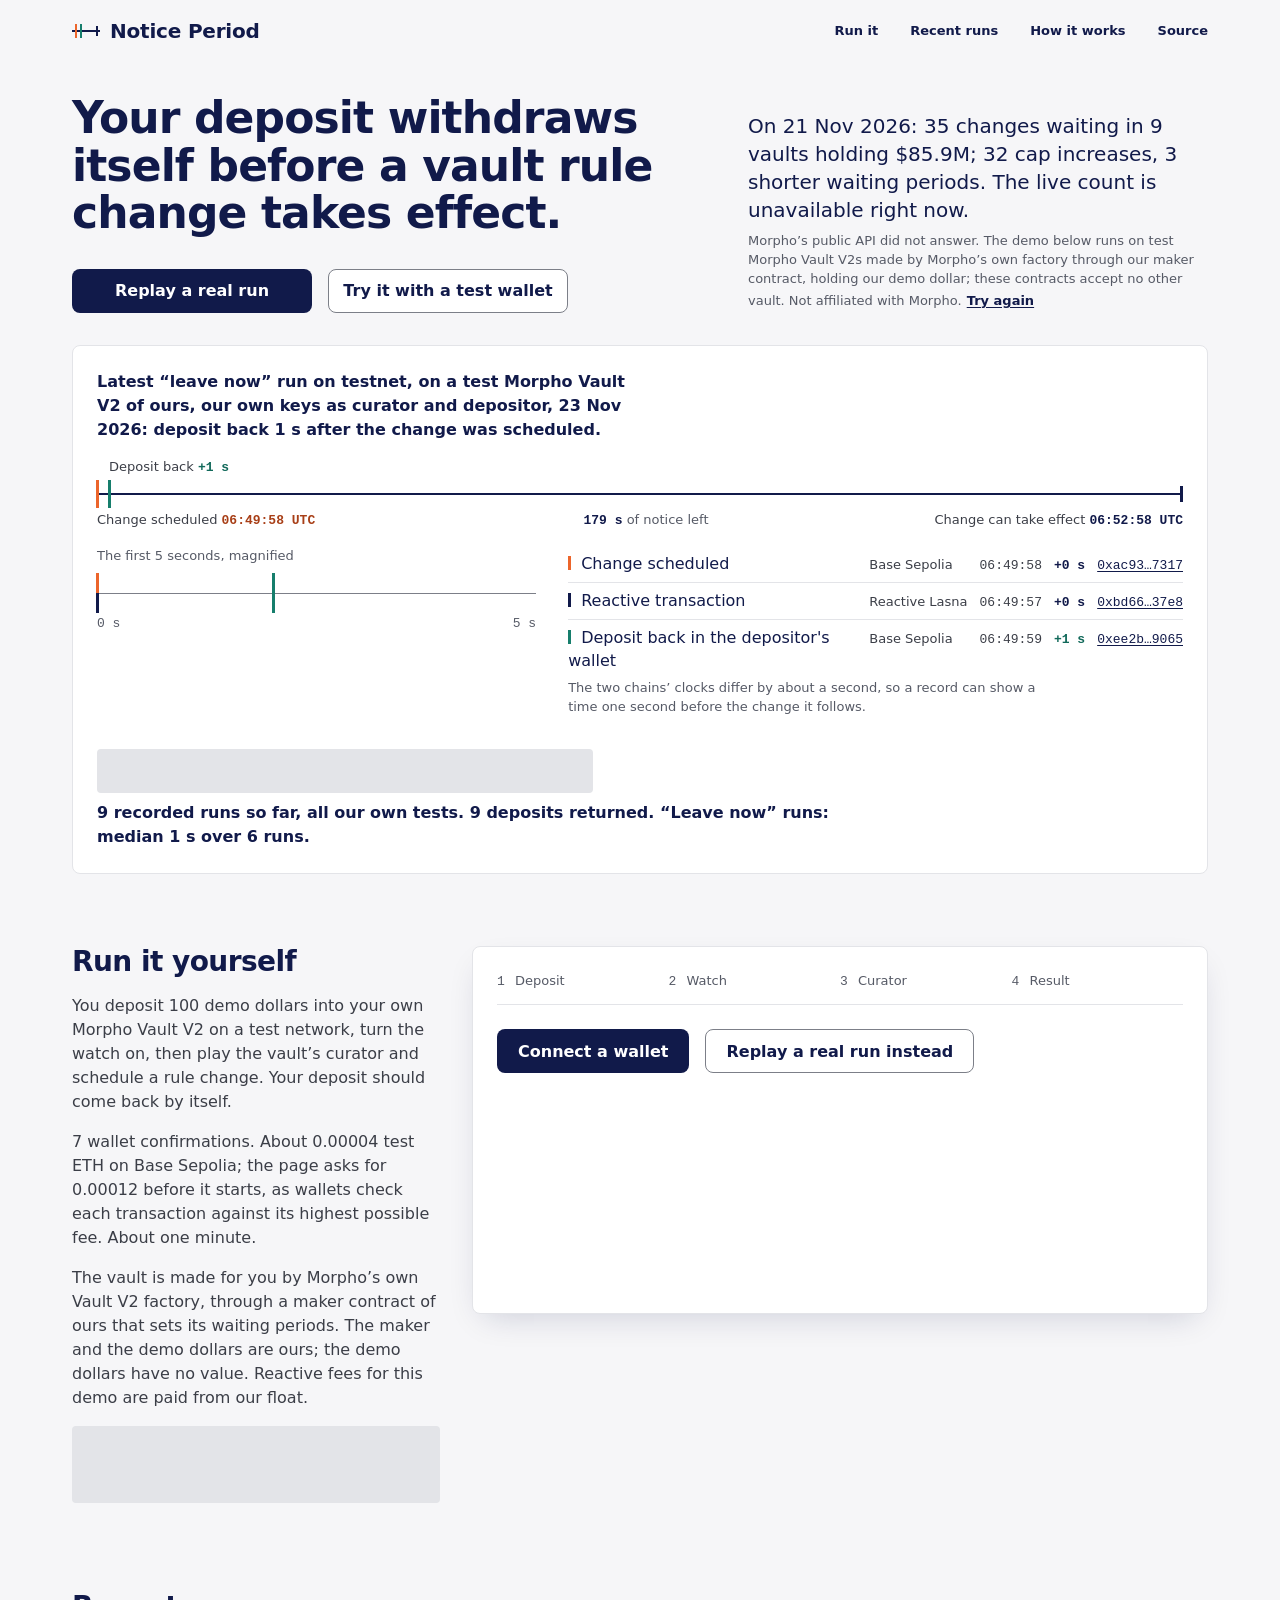
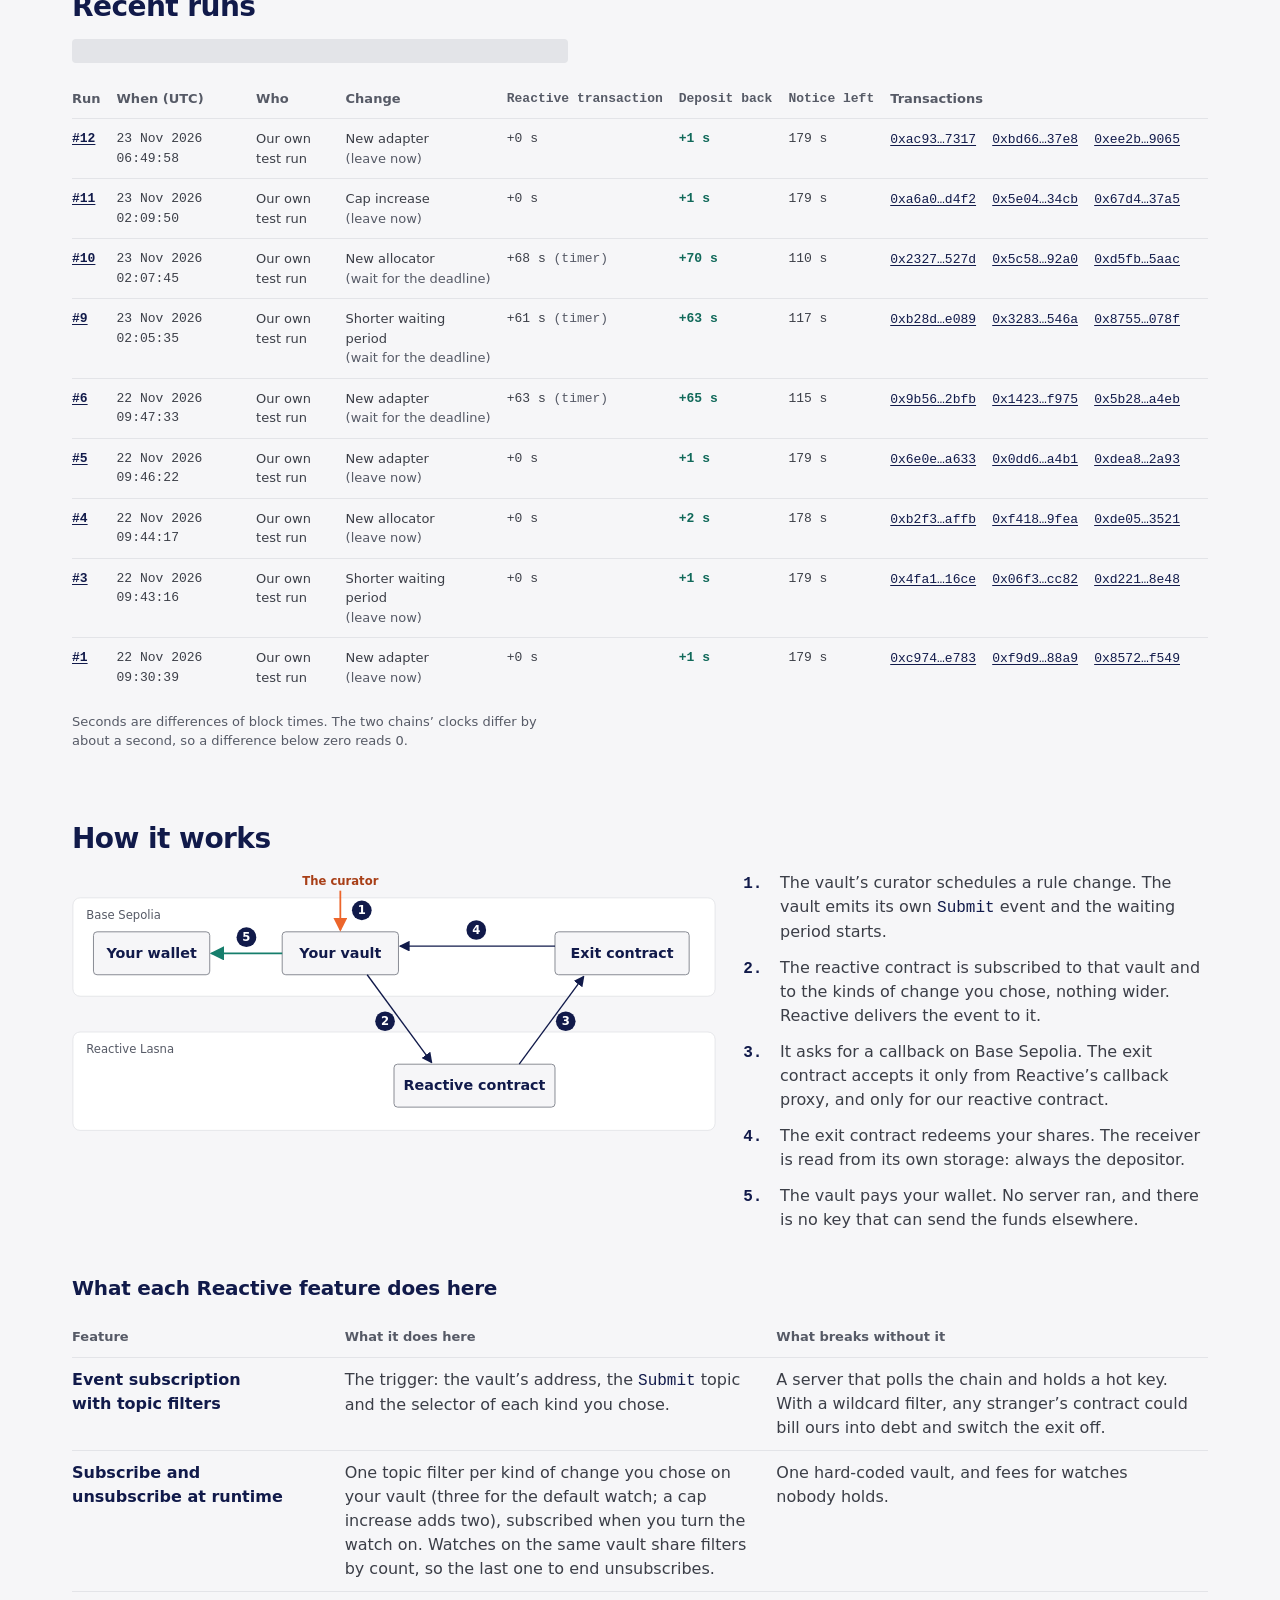
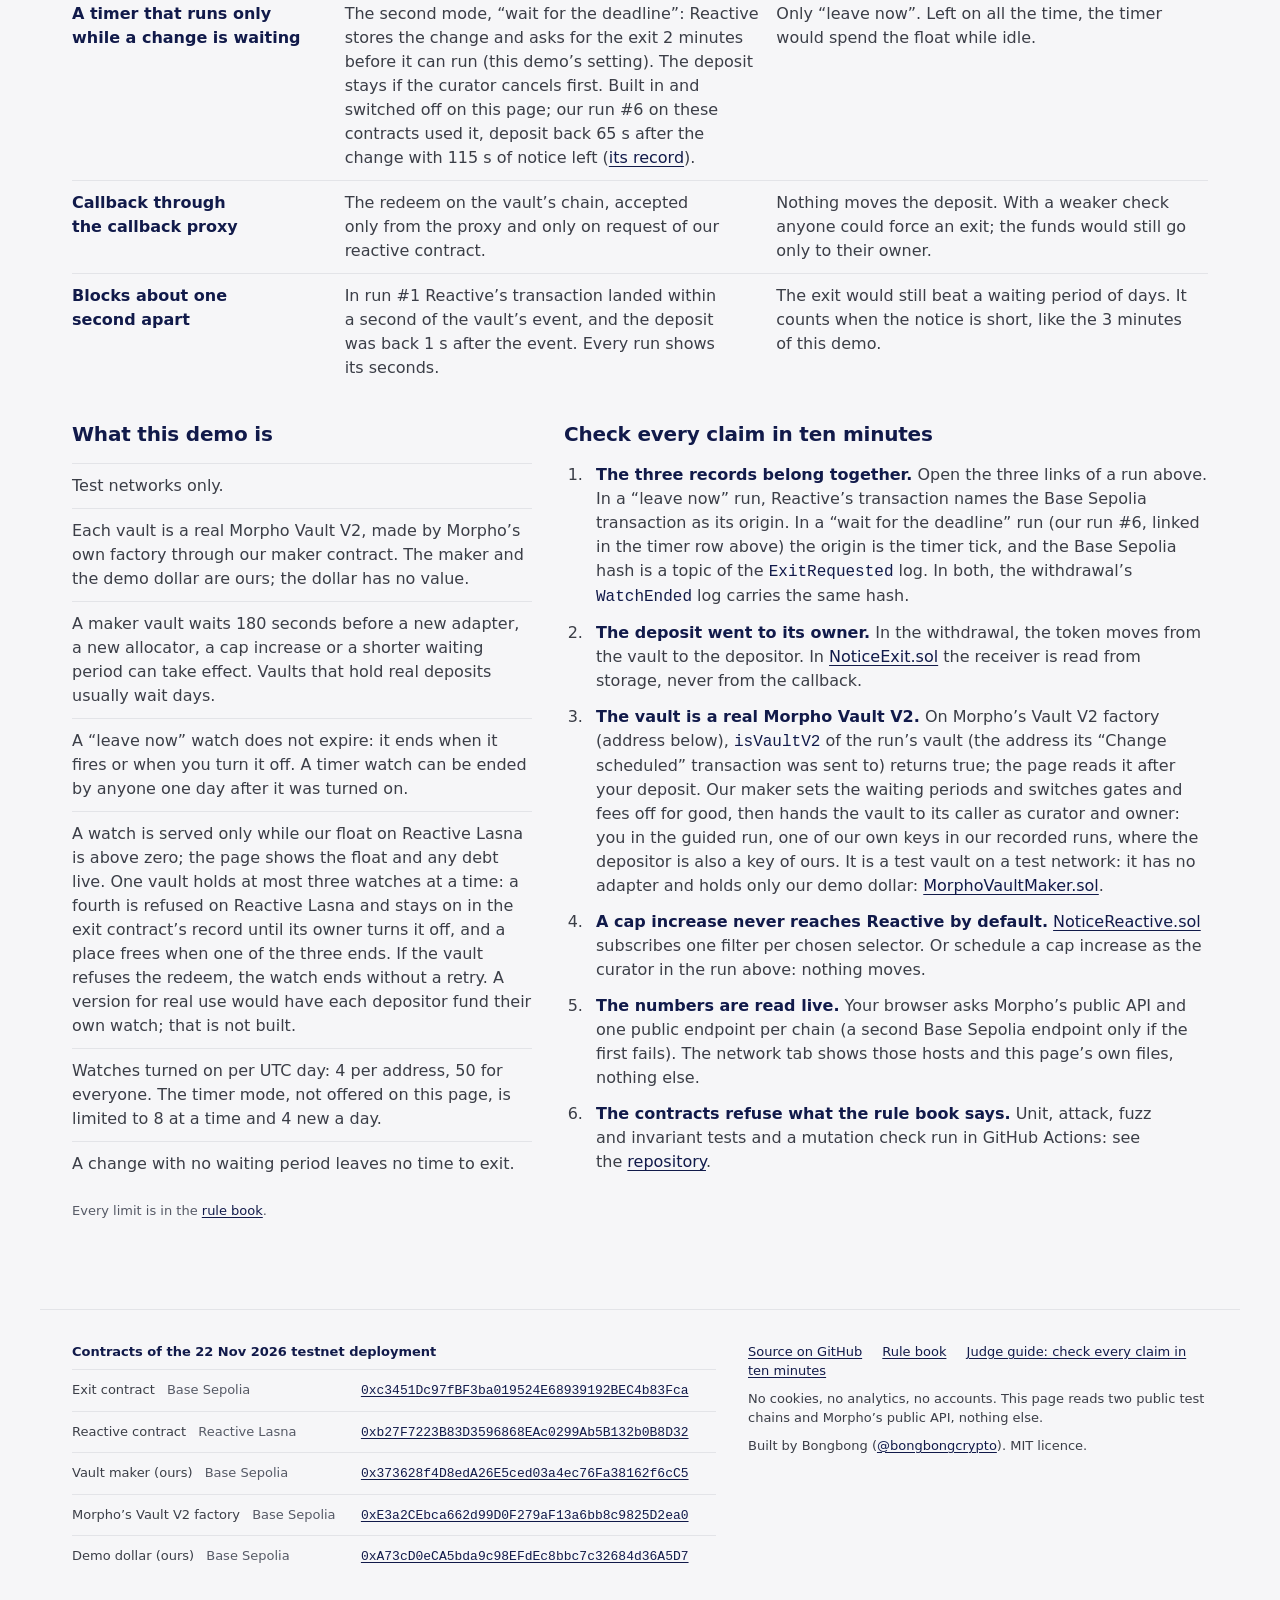
<file: docs/index.html>
<!doctype html>
<html lang="en">
<head>
<meta charset="utf-8">
<meta http-equiv="Content-Security-Policy" content="default-src 'none'; script-src 'self'; style-src 'self'; img-src 'self' data:; connect-src https://sepolia.base.org https://base-sepolia-rpc.publicnode.com https://lasna-rpc.rnk.dev https://api.morpho.org; base-uri 'none'; form-action 'none'; object-src 'none'">
<meta name="referrer" content="no-referrer">
<meta name="viewport" content="width=device-width, initial-scale=1">
<title>Notice Period: your deposit leaves before a vault rule change takes effect</title>
<meta name="description" content="Pick the kinds of vault rule change you will not accept. When the vault's curator schedules one, a reactive contract withdraws your deposit to your own wallet before the change can take effect. Testnet demo with real runs you can check.">
<meta property="og:type" content="website">
<meta property="og:title" content="Notice Period: your deposit leaves before a vault rule change takes effect">
<meta property="og:description" content="Pick the kinds of vault rule change you will not accept. When the curator schedules one, a reactive contract withdraws your deposit to your own wallet before it can take effect. Testnet demo with real runs you can check.">
<meta name="twitter:card" content="summary">
<link rel="icon" href="favicon.svg" type="image/svg+xml">
<link rel="stylesheet" href="app.css">
<script defer src="guard.js"></script>
<script defer src="data/deployment.js"></script>
<script defer src="config.js"></script>
<script defer src="sig.js"></script>
<script defer src="abi.js"></script>
<script defer src="rpc.js"></script>
<script defer src="wallet.js"></script>
<script defer src="states.js"></script>
<script defer src="data/runs.js"></script>
<script defer src="view.js"></script>
<script defer src="run.js"></script>
</head>
<body>
<a class="skip" href="#try">Skip to the guided run</a>

<header class="top wrap">
  <a class="wordmark" href="./"><svg class="wm" viewBox="0 0 28 16" width="28" height="16" aria-hidden="true" focusable="false"><path class="wm-line" d="M1 8h26"/><path class="wm-a" d="M4 2v12"/><path class="wm-b" d="M9 2v12"/><path class="wm-c" d="M25 4v8"/></svg>Notice Period</a>
  <nav aria-label="Sections">
    <a href="#try">Run it</a>
    <a href="#runs">Recent runs</a>
    <a href="#how">How it works</a>
    <a href="https://github.com/bongbongcrypto/notice-period" rel="noopener noreferrer">Source</a>
  </nav>
</header>

<main>

<section class="first wrap" aria-labelledby="h1">
  <div class="lede">
    <h1 id="h1">Your deposit withdraws itself before a vault rule change takes effect.</h1>
    <div class="cta" id="cta">
      <a class="btn btn-primary" id="cta-replay" href="#try">Replay a real run</a>
      <a class="btn btn-second" id="cta-try" href="#try">Try it with a test wallet</a>
    </div>
  </div>
  <div class="problem">
    <p class="problem-line" id="problem">On 21 Nov 2026, 35 rule changes were waiting in 9 Morpho vaults holding $85.9M. 3 of them were a kind this tool would exit on by default.</p>
    <p class="small" id="problem-src">Morpho&rsquo;s public API, 21 Nov 2026: 32 cap increases, 3 shorter waiting periods. The demo below runs on test Morpho Vault V2s made by Morpho&rsquo;s own factory through our maker contract, holding our demo dollar; these contracts accept no other vault. Not affiliated with Morpho.</p>
  </div>

  <figure class="latest" aria-labelledby="latest-cap">
    <!-- recorded:latest -->
    <figcaption id="latest-cap">Latest “leave now” run on testnet, on a test Morpho Vault V2 of ours, our own keys as curator and depositor, 23 Nov 2026: deposit back 1 s after the change was scheduled.</figcaption>
    <div class="strip" id="strip-first" data-stage="3">
      <div class="axis axis-full" aria-hidden="true">
        <span class="ax"></span><span class="tick t-sched"></span><span class="tick t-back"></span><span class="tick t-end"></span><span class="tick t-now" hidden></span>
        <span class="lab l-sched">Change scheduled <b class="num">06:49:58 UTC</b></span>
        <span class="lab l-back">Deposit back <b class="num">+1 s</b></span>
        <span class="lab l-left"><b class="num">179 s</b> of notice left</span>
        <span class="lab l-end">Change can take effect <b class="num">06:52:58 UTC</b></span>
      </div>
      <div class="zoom" aria-hidden="true">
        <p class="zoom-cap">The first 5 seconds, magnified</p>
        <div class="axis axis-zoom">
          <span class="ax"></span><span class="tick t-sched"></span><span class="tick t-react"></span><span class="tick t-back"></span>
          <span class="scale s0 num">0 s</span><span class="scale s1 num">5 s</span>
        </div>
      </div>
      <div class="records">
        <p class="vh" id="strip-alt">Run #12. Change scheduled at 06:49:58 UTC. Deposit back 1 second later. The change could take effect at 06:52:58 UTC, 179 seconds after the deposit was back.</p>
        <table class="ledger">
          <caption class="vh">The three records of this run</caption>
          <thead class="vh"><tr><th scope="col">Record</th><th scope="col">Chain</th><th scope="col">UTC time</th><th scope="col">After the change</th><th scope="col">Transaction</th></tr></thead>
          <tbody id="ledger-first">
            <tr class="rec rec-sched"><th scope="row"><span class="mark" aria-hidden="true"></span>Change scheduled</th><td class="chain">Base Sepolia</td><td class="num time">06:49:58</td><td class="num sec">+0&nbsp;s</td><td class="tx"><a class="hash" href="https://base-sepolia.blockscout.com/tx/0xac9323f8b520e2464a8a0861919dc64131076e78f635656d6d5b05eff3b67317" rel="noopener noreferrer" target="_blank" title="Change scheduled, transaction on Base Sepolia">0xac93…7317</a></td></tr>
            <tr class="rec rec-react"><th scope="row"><span class="mark" aria-hidden="true"></span>Reactive transaction</th><td class="chain">Reactive Lasna</td><td class="num time">06:49:57</td><td class="num sec">+0&nbsp;s</td><td class="tx"><a class="hash" href="https://lasna.reactscan.net/tx/0xbd66f4a1bedfc2d2e3025c299c6a996c6a143bc3f15491c3a49f53000f8037e8" rel="noopener noreferrer" target="_blank" title="Reactive transaction on Reactive Lasna">0xbd66…37e8</a></td></tr>
            <tr class="rec rec-back"><th scope="row"><span class="mark" aria-hidden="true"></span>Deposit back in the depositor&#x27;s wallet</th><td class="chain">Base Sepolia</td><td class="num time">06:49:59</td><td class="num sec">+1&nbsp;s</td><td class="tx"><a class="hash" href="https://base-sepolia.blockscout.com/tx/0xee2b1a90f07f6a0041a5accdc3048b750854b1d32f06b504154b6270f5649065" rel="noopener noreferrer" target="_blank" title="Withdrawal, transaction on Base Sepolia">0xee2b…9065</a></td></tr>
          </tbody>
        </table>
        <p class="small">The two chains&rsquo; clocks differ by about a second, so a record can show a time one second before the change it follows.</p>
      </div>
    </div>
    <p class="small" id="latest-check">Recorded copy read 23 Nov 2026.</p>
    <p class="proof" id="proof">9 recorded runs so far, all our own tests. 9 deposits returned. “Leave now” runs: median 1 s over 6 runs.</p>
    <!-- /recorded:latest -->
  </figure>
</section>

<section class="band wrap try" id="try" aria-labelledby="try-h">
  <div class="try-text">
    <h2 id="try-h">Run it yourself</h2>
    <p>You deposit 100 demo dollars into your own Morpho Vault V2 on a test network, turn the watch on, then play the vault&rsquo;s curator and schedule a rule change. Your deposit should come back by itself.</p>
    <div id="intro">
      <p>7 wallet confirmations. About 0.00004 test ETH on Base Sepolia; the page asks for 0.00012 before it starts, as wallets check each transaction against its highest possible fee. About one minute.</p>
      <p>The vault is made for you by Morpho&rsquo;s own Vault V2 factory, through a maker contract of ours that sets its waiting periods. The maker and the demo dollars are ours; the demo dollars have no value. Reactive fees for this demo are paid from our float.</p>
      <p class="small" id="health">Today&rsquo;s run count, the float and any debt are read from both chains when the page&rsquo;s script runs.</p>
    </div>
  </div>
  <div class="panel">
    <ol class="rail" id="rail" aria-label="Steps of the guided run">
      <li><span class="num">1</span> Deposit<span class="vh"></span></li>
      <li><span class="num">2</span> Watch<span class="vh"></span></li>
      <li><span class="num">3</span> Curator<span class="vh"></span></li>
      <li><span class="num">4</span> Result<span class="vh"></span></li>
    </ol>
    <div class="state" id="state" tabindex="-1">
      <p id="boot-line">The guided run and the replay need this page&rsquo;s scripts. The recorded runs on this page are real and their links work without them.</p>
    </div>
    <p class="vh" id="live" aria-live="polite"></p>
  </div>
</section>

<section class="band wrap" id="runs" aria-labelledby="runs-h">
  <h2 id="runs-h">Recent runs</h2>
  <p class="small" id="runs-cap">Recorded list read 23 Nov 2026.</p>
  <table class="runs">
    <thead>
      <tr>
        <th scope="col">Run</th>
        <th scope="col">When (UTC)</th>
        <th scope="col">Who</th>
        <th scope="col">Change</th>
        <th scope="col" class="num">Reactive transaction</th>
        <th scope="col" class="num">Deposit back</th>
        <th scope="col" class="num">Notice left</th>
        <th scope="col">Transactions</th>
      </tr>
    </thead>
    <tbody id="runs-body">
            <!-- recorded:runs -->
            <tr><th scope="row" class="num"><a href="#run=12">#12</a></th><td class="num" data-l="When (UTC)">23 Nov 2026 06:49:58</td><td data-l="Who">Our own test run</td><td data-l="Change">New adapter <span class="quiet">(leave now)</span></td><td class="num" data-l="Reactive transaction">+0&nbsp;s</td><td class="num back" data-l="Deposit back">+1&nbsp;s</td><td class="num" data-l="Notice left">179&nbsp;s</td><td class="tx" data-l="Transactions"><a class="hash" href="https://base-sepolia.blockscout.com/tx/0xac9323f8b520e2464a8a0861919dc64131076e78f635656d6d5b05eff3b67317" rel="noopener noreferrer" target="_blank" title="Run 12, change scheduled, Base Sepolia">0xac93…7317</a> <a class="hash" href="https://lasna.reactscan.net/tx/0xbd66f4a1bedfc2d2e3025c299c6a996c6a143bc3f15491c3a49f53000f8037e8" rel="noopener noreferrer" target="_blank" title="Run 12, reactive transaction, Reactive Lasna">0xbd66…37e8</a> <a class="hash" href="https://base-sepolia.blockscout.com/tx/0xee2b1a90f07f6a0041a5accdc3048b750854b1d32f06b504154b6270f5649065" rel="noopener noreferrer" target="_blank" title="Run 12, withdrawal, Base Sepolia">0xee2b…9065</a></td></tr>
            <tr><th scope="row" class="num"><a href="#run=11">#11</a></th><td class="num" data-l="When (UTC)">23 Nov 2026 02:09:50</td><td data-l="Who">Our own test run</td><td data-l="Change">Cap increase <span class="quiet">(leave now)</span></td><td class="num" data-l="Reactive transaction">+0&nbsp;s</td><td class="num back" data-l="Deposit back">+1&nbsp;s</td><td class="num" data-l="Notice left">179&nbsp;s</td><td class="tx" data-l="Transactions"><a class="hash" href="https://base-sepolia.blockscout.com/tx/0xa6a052929d70b601b4545a2e9a69d1e71fd4e3f74c0b88eb381d7085c9d1d4f2" rel="noopener noreferrer" target="_blank" title="Run 11, change scheduled, Base Sepolia">0xa6a0…d4f2</a> <a class="hash" href="https://lasna.reactscan.net/tx/0x5e04016fd5c3605adc92e24fa88d3ee5315bc56247db96ea5d0d2fc9d7a134cb" rel="noopener noreferrer" target="_blank" title="Run 11, reactive transaction, Reactive Lasna">0x5e04…34cb</a> <a class="hash" href="https://base-sepolia.blockscout.com/tx/0x67d48fdeb74b26619f44f839e067b57d73d8f7aa3c9bcfb30665fdece41a37a5" rel="noopener noreferrer" target="_blank" title="Run 11, withdrawal, Base Sepolia">0x67d4…37a5</a></td></tr>
            <tr><th scope="row" class="num"><a href="#run=10">#10</a></th><td class="num" data-l="When (UTC)">23 Nov 2026 02:07:45</td><td data-l="Who">Our own test run</td><td data-l="Change">New allocator <span class="quiet">(wait for the deadline)</span></td><td class="num" data-l="Reactive transaction">+68&nbsp;s <span class="quiet">(timer)</span></td><td class="num back" data-l="Deposit back">+70&nbsp;s</td><td class="num" data-l="Notice left">110&nbsp;s</td><td class="tx" data-l="Transactions"><a class="hash" href="https://base-sepolia.blockscout.com/tx/0x23273662123154ee91789ba32336500da3a19d87fa9b6be5d0b7dfb3d0a2527d" rel="noopener noreferrer" target="_blank" title="Run 10, change scheduled, Base Sepolia">0x2327…527d</a> <a class="hash" href="https://lasna.reactscan.net/tx/0x5c58356b74abedcb3c1b4063b7c8b27f5241c913b45ca0d08b4118cbefb192a0" rel="noopener noreferrer" target="_blank" title="Run 10, reactive transaction, Reactive Lasna">0x5c58…92a0</a> <a class="hash" href="https://base-sepolia.blockscout.com/tx/0xd5fb0d552aceccc3fd867c112cd279f2abbb1d5780e2b50d17885446f5f95aac" rel="noopener noreferrer" target="_blank" title="Run 10, withdrawal, Base Sepolia">0xd5fb…5aac</a></td></tr>
            <tr><th scope="row" class="num"><a href="#run=9">#9</a></th><td class="num" data-l="When (UTC)">23 Nov 2026 02:05:35</td><td data-l="Who">Our own test run</td><td data-l="Change">Shorter waiting period <span class="quiet">(wait for the deadline)</span></td><td class="num" data-l="Reactive transaction">+61&nbsp;s <span class="quiet">(timer)</span></td><td class="num back" data-l="Deposit back">+63&nbsp;s</td><td class="num" data-l="Notice left">117&nbsp;s</td><td class="tx" data-l="Transactions"><a class="hash" href="https://base-sepolia.blockscout.com/tx/0xb28dd039c4677ebbf82ab16db773dbc0beb417bd355efc6e40db31dcb21ae089" rel="noopener noreferrer" target="_blank" title="Run 9, change scheduled, Base Sepolia">0xb28d…e089</a> <a class="hash" href="https://lasna.reactscan.net/tx/0x3283ace2058d53ad2f8c00008a17e9ecb8fe3b52f01155f6a49fdc024fbb546a" rel="noopener noreferrer" target="_blank" title="Run 9, reactive transaction, Reactive Lasna">0x3283…546a</a> <a class="hash" href="https://base-sepolia.blockscout.com/tx/0x87553a4a5428ed035d68f8981e7f4945057eb2efc3848ab8fe025ad7c67b078f" rel="noopener noreferrer" target="_blank" title="Run 9, withdrawal, Base Sepolia">0x8755…078f</a></td></tr>
            <tr><th scope="row" class="num"><a href="#run=6">#6</a></th><td class="num" data-l="When (UTC)">22 Nov 2026 09:47:33</td><td data-l="Who">Our own test run</td><td data-l="Change">New adapter <span class="quiet">(wait for the deadline)</span></td><td class="num" data-l="Reactive transaction">+63&nbsp;s <span class="quiet">(timer)</span></td><td class="num back" data-l="Deposit back">+65&nbsp;s</td><td class="num" data-l="Notice left">115&nbsp;s</td><td class="tx" data-l="Transactions"><a class="hash" href="https://base-sepolia.blockscout.com/tx/0x9b56fa046d73aaccb548b72993f443d6e248928c136f4b0d0c9e32cd10d52bfb" rel="noopener noreferrer" target="_blank" title="Run 6, change scheduled, Base Sepolia">0x9b56…2bfb</a> <a class="hash" href="https://lasna.reactscan.net/tx/0x14235447a26e0eb8da3bd05412d0055e9cf64797b6874e9344f342e70cf0f975" rel="noopener noreferrer" target="_blank" title="Run 6, reactive transaction, Reactive Lasna">0x1423…f975</a> <a class="hash" href="https://base-sepolia.blockscout.com/tx/0x5b28027a2cf02ae7d5b0aca870acd092925e7596e3c30dea46bc05909120a4eb" rel="noopener noreferrer" target="_blank" title="Run 6, withdrawal, Base Sepolia">0x5b28…a4eb</a></td></tr>
            <tr><th scope="row" class="num"><a href="#run=5">#5</a></th><td class="num" data-l="When (UTC)">22 Nov 2026 09:46:22</td><td data-l="Who">Our own test run</td><td data-l="Change">New adapter <span class="quiet">(leave now)</span></td><td class="num" data-l="Reactive transaction">+0&nbsp;s</td><td class="num back" data-l="Deposit back">+1&nbsp;s</td><td class="num" data-l="Notice left">179&nbsp;s</td><td class="tx" data-l="Transactions"><a class="hash" href="https://base-sepolia.blockscout.com/tx/0x6e0edc92588549cdc8854ce32501f4602eb0654bcc384432a66841794497a633" rel="noopener noreferrer" target="_blank" title="Run 5, change scheduled, Base Sepolia">0x6e0e…a633</a> <a class="hash" href="https://lasna.reactscan.net/tx/0x0dd6304d6a037393516f8cb1c7d4bd52e6d2c6ba008c8068be5b3dc274c3a4b1" rel="noopener noreferrer" target="_blank" title="Run 5, reactive transaction, Reactive Lasna">0x0dd6…a4b1</a> <a class="hash" href="https://base-sepolia.blockscout.com/tx/0xdea82586747b2f21766e4e5831a5acd4b7a0247bea6c448d4234ae231f752a93" rel="noopener noreferrer" target="_blank" title="Run 5, withdrawal, Base Sepolia">0xdea8…2a93</a></td></tr>
            <tr><th scope="row" class="num"><a href="#run=4">#4</a></th><td class="num" data-l="When (UTC)">22 Nov 2026 09:44:17</td><td data-l="Who">Our own test run</td><td data-l="Change">New allocator <span class="quiet">(leave now)</span></td><td class="num" data-l="Reactive transaction">+0&nbsp;s</td><td class="num back" data-l="Deposit back">+2&nbsp;s</td><td class="num" data-l="Notice left">178&nbsp;s</td><td class="tx" data-l="Transactions"><a class="hash" href="https://base-sepolia.blockscout.com/tx/0xb2f3b82017938a457a5dd5957cef1e4e54c5a92c400fbba2f6853964a8fbaffb" rel="noopener noreferrer" target="_blank" title="Run 4, change scheduled, Base Sepolia">0xb2f3…affb</a> <a class="hash" href="https://lasna.reactscan.net/tx/0xf418f45b402d158c4253c0fc01c581fc851664947a4833159acd6abb3f669fea" rel="noopener noreferrer" target="_blank" title="Run 4, reactive transaction, Reactive Lasna">0xf418…9fea</a> <a class="hash" href="https://base-sepolia.blockscout.com/tx/0xde051159cc4782505f1834624cd1ff4c783c0e4d4348d535d0896bf625773521" rel="noopener noreferrer" target="_blank" title="Run 4, withdrawal, Base Sepolia">0xde05…3521</a></td></tr>
            <tr><th scope="row" class="num"><a href="#run=3">#3</a></th><td class="num" data-l="When (UTC)">22 Nov 2026 09:43:16</td><td data-l="Who">Our own test run</td><td data-l="Change">Shorter waiting period <span class="quiet">(leave now)</span></td><td class="num" data-l="Reactive transaction">+0&nbsp;s</td><td class="num back" data-l="Deposit back">+1&nbsp;s</td><td class="num" data-l="Notice left">179&nbsp;s</td><td class="tx" data-l="Transactions"><a class="hash" href="https://base-sepolia.blockscout.com/tx/0x4fa102311a96226837e5f07850028f40edc472d33d89a6b7d25f727e174616ce" rel="noopener noreferrer" target="_blank" title="Run 3, change scheduled, Base Sepolia">0x4fa1…16ce</a> <a class="hash" href="https://lasna.reactscan.net/tx/0x06f32120122d36b696c2d80d9ebaef67b36de0dad0e88cfbf00846465742cc82" rel="noopener noreferrer" target="_blank" title="Run 3, reactive transaction, Reactive Lasna">0x06f3…cc82</a> <a class="hash" href="https://base-sepolia.blockscout.com/tx/0xd221d597fa2de2284414b979375a4d1c0dfb3865f8c8251fa4e5e58fc0c68e48" rel="noopener noreferrer" target="_blank" title="Run 3, withdrawal, Base Sepolia">0xd221…8e48</a></td></tr>
            <tr><th scope="row" class="num"><a href="#run=1">#1</a></th><td class="num" data-l="When (UTC)">22 Nov 2026 09:30:39</td><td data-l="Who">Our own test run</td><td data-l="Change">New adapter <span class="quiet">(leave now)</span></td><td class="num" data-l="Reactive transaction">+0&nbsp;s</td><td class="num back" data-l="Deposit back">+1&nbsp;s</td><td class="num" data-l="Notice left">179&nbsp;s</td><td class="tx" data-l="Transactions"><a class="hash" href="https://base-sepolia.blockscout.com/tx/0xc974112485f9350817cb58a35418cc309b7d27b536dfa3da3e4a08eeba9ce783" rel="noopener noreferrer" target="_blank" title="Run 1, change scheduled, Base Sepolia">0xc974…e783</a> <a class="hash" href="https://lasna.reactscan.net/tx/0xf9d98a074ebb38114108434a8704e50e659929c25ab510c0644e35602b4b88a9" rel="noopener noreferrer" target="_blank" title="Run 1, reactive transaction, Reactive Lasna">0xf9d9…88a9</a> <a class="hash" href="https://base-sepolia.blockscout.com/tx/0x85724300cdc2c5a21cf1f56c58133094f6f07e694644fa1d692368d296e1f549" rel="noopener noreferrer" target="_blank" title="Run 1, withdrawal, Base Sepolia">0x8572…f549</a></td></tr>
    <!-- /recorded:runs -->
    </tbody>
  </table>
  <p class="small">Seconds are differences of block times. The two chains&rsquo; clocks differ by about a second, so a difference below zero reads 0.</p>
</section>

<section class="band wrap" id="how" aria-labelledby="how-h">
  <h2 id="how-h">How it works</h2>
  <div class="how">
    <div class="figure">
      <svg class="fig-defs" width="0" height="0" aria-hidden="true" focusable="false">
      <defs>
        <marker id="ah" viewBox="0 0 8 8" refX="7" refY="4" markerWidth="8" markerHeight="8" orient="auto-start-reverse"><path class="fig-head" d="M0 0l8 4-8 4z"/></marker>
        <marker id="ah-o" viewBox="0 0 8 8" refX="7" refY="4" markerWidth="8" markerHeight="8" orient="auto-start-reverse"><path class="fig-head-o" d="M0 0l8 4-8 4z"/></marker>
        <marker id="ah-s" viewBox="0 0 8 8" refX="7" refY="4" markerWidth="8" markerHeight="8" orient="auto-start-reverse"><path class="fig-head-s" d="M0 0l8 4-8 4z"/></marker>
      </defs>
      </svg>
      <svg class="fig fig-wide" viewBox="0 0 720 300" role="img" aria-labelledby="fig-t">
        <title id="fig-t">The curator schedules a change on your vault. The reactive contract on Reactive Lasna receives the vault&rsquo;s event and calls the exit contract on Base Sepolia, which redeems your shares to your wallet.</title>
        <rect class="fig-lane" x="1" y="30" width="718" height="110" rx="8"/>
        <rect class="fig-lane" x="1" y="180" width="718" height="110" rx="8"/>
        <text class="fig-chain" x="16" y="54">Base Sepolia</text>
        <text class="fig-chain" x="16" y="204">Reactive Lasna</text>
        <text class="fig-actor" x="300" y="16" text-anchor="middle">The curator</text>
        <rect class="fig-node" x="24" y="68" width="130" height="48" rx="4"/>
        <text class="fig-name" x="89" y="97" text-anchor="middle">Your wallet</text>
        <rect class="fig-node" x="235" y="68" width="130" height="48" rx="4"/>
        <text class="fig-name" x="300" y="97" text-anchor="middle">Your vault</text>
        <rect class="fig-node" x="540" y="68" width="150" height="48" rx="4"/>
        <text class="fig-name" x="615" y="97" text-anchor="middle">Exit contract</text>
        <rect class="fig-node" x="360" y="216" width="180" height="48" rx="4"/>
        <text class="fig-name" x="450" y="245" text-anchor="middle">Reactive contract</text>
        <path class="fig-line fig-o" d="M300 22v44" marker-end="url(#ah-o)"/>
        <path class="fig-line" d="M330 116l72 98" marker-end="url(#ah)"/>
        <path class="fig-line" d="M500 216l72-98" marker-end="url(#ah)"/>
        <path class="fig-line" d="M540 84H367" marker-end="url(#ah)"/>
        <path class="fig-line fig-s" d="M235 92H156" marker-end="url(#ah-s)"/>
        <g class="fig-n"><circle cx="324" cy="44" r="11"/><text x="324" y="48.5" text-anchor="middle">1</text></g>
        <g class="fig-n"><circle cx="350" cy="168" r="11"/><text x="350" y="172.5" text-anchor="middle">2</text></g>
        <g class="fig-n"><circle cx="552" cy="168" r="11"/><text x="552" y="172.5" text-anchor="middle">3</text></g>
        <g class="fig-n"><circle cx="452" cy="66" r="11"/><text x="452" y="70.5" text-anchor="middle">4</text></g>
        <g class="fig-n"><circle cx="195" cy="74" r="11"/><text x="195" y="78.5" text-anchor="middle">5</text></g>
      </svg>
      <svg class="fig fig-tall" viewBox="0 0 340 470" role="img" aria-labelledby="fig-t2">
        <title id="fig-t2">The curator schedules a change on your vault. The reactive contract on Reactive Lasna receives the vault&rsquo;s event and calls the exit contract on Base Sepolia, which redeems your shares to your wallet.</title>
        <rect class="fig-lane" x="1" y="30" width="338" height="230" rx="8"/>
        <rect class="fig-lane" x="1" y="340" width="338" height="120" rx="8"/>
        <text class="fig-chain" x="14" y="52">Base Sepolia</text>
        <text class="fig-chain" x="14" y="362">Reactive Lasna</text>
        <text class="fig-actor" x="170" y="16" text-anchor="middle">The curator</text>
        <rect class="fig-node" x="100" y="68" width="140" height="46" rx="4"/>
        <text class="fig-name" x="170" y="96" text-anchor="middle">Your vault</text>
        <rect class="fig-node" x="12" y="190" width="116" height="46" rx="4"/>
        <text class="fig-name" x="70" y="218" text-anchor="middle">Your wallet</text>
        <rect class="fig-node" x="204" y="190" width="124" height="46" rx="4"/>
        <text class="fig-name" x="266" y="218" text-anchor="middle">Exit contract</text>
        <rect class="fig-node" x="80" y="384" width="180" height="46" rx="4"/>
        <text class="fig-name" x="170" y="412" text-anchor="middle">Reactive contract</text>
        <path class="fig-line fig-o" d="M170 22v44" marker-end="url(#ah-o)"/>
        <path class="fig-line" d="M170 114v268" marker-end="url(#ah)"/>
        <path class="fig-line" d="M232 384l30-146" marker-end="url(#ah)"/>
        <path class="fig-line" d="M262 190l-40-74" marker-end="url(#ah)"/>
        <path class="fig-line fig-s" d="M120 114l-44 74" marker-end="url(#ah-s)"/>
        <g class="fig-n"><circle cx="194" cy="44" r="11"/><text x="194" y="48.5" text-anchor="middle">1</text></g>
        <g class="fig-n"><circle cx="170" cy="300" r="11"/><text x="170" y="304.5" text-anchor="middle">2</text></g>
        <g class="fig-n"><circle cx="266" cy="300" r="11"/><text x="266" y="304.5" text-anchor="middle">3</text></g>
        <g class="fig-n"><circle cx="258" cy="150" r="11"/><text x="258" y="154.5" text-anchor="middle">4</text></g>
        <g class="fig-n"><circle cx="82" cy="150" r="11"/><text x="82" y="154.5" text-anchor="middle">5</text></g>
      </svg>
    </div>
    <ol class="how-steps">
      <li>The vault&rsquo;s curator schedules a rule change. The vault emits its own <code>Submit</code> event and the waiting period starts.</li>
      <li>The reactive contract is subscribed to that vault and to the kinds of change you chose, nothing wider. Reactive delivers the event to it.</li>
      <li>It asks for a callback on Base Sepolia. The exit contract accepts it only from Reactive&rsquo;s callback proxy, and only for our reactive contract.</li>
      <li>The exit contract redeems your shares. The receiver is read from its own storage: always the depositor.</li>
      <li>The vault pays your wallet. No server ran, and there is no key that can send the funds elsewhere.</li>
    </ol>
  </div>

  <h3 id="features-h">What each Reactive feature does here</h3>
  <table class="features" aria-labelledby="features-h">
    <thead>
      <tr><th scope="col">Feature</th><th scope="col">What it does here</th><th scope="col">What breaks without it</th></tr>
    </thead>
    <tbody>
      <tr>
        <th scope="row">Event subscription with topic filters</th>
        <td data-l="Here">The trigger: the vault&rsquo;s address, the <code>Submit</code> topic and the selector of each kind you chose.</td>
        <td data-l="Without it">A server that polls the chain and holds a hot key. With a wildcard filter, any stranger&rsquo;s contract could bill ours into debt and switch the exit off.</td>
      </tr>
      <tr>
        <th scope="row">Subscribe and unsubscribe at runtime</th>
        <td data-l="Here">One topic filter per kind of change you chose on your vault (three for the default watch; a cap increase adds two), subscribed when you turn the watch on. Watches on the same vault share filters by count, so the last one to end unsubscribes.</td>
        <td data-l="Without it">One hard-coded vault, and fees for watches nobody holds.</td>
      </tr>
      <tr>
        <th scope="row">A timer that runs only while a change is waiting</th>
        <td data-l="Here">The second mode, &ldquo;wait for the deadline&rdquo;: Reactive stores the change and asks for the exit 2 minutes before it can run (this demo&rsquo;s setting). The deposit stays if the curator cancels first. Built in and switched off on this page; our run #6 on these contracts used it, deposit back 65 s after the change with 115 s of notice left (<a href="https://github.com/bongbongcrypto/notice-period/blob/main/records/2026-11-22-8.json" rel="noopener noreferrer">its record</a>).</td>
        <td data-l="Without it">Only &ldquo;leave now&rdquo;. Left on all the time, the timer would spend the float while idle.</td>
      </tr>
      <tr>
        <th scope="row">Callback through the callback proxy</th>
        <td data-l="Here">The redeem on the vault&rsquo;s chain, accepted only from the proxy and only on request of our reactive contract.</td>
        <td data-l="Without it">Nothing moves the deposit. With a weaker check anyone could force an exit; the funds would still go only to their owner.</td>
      </tr>
      <tr>
        <th scope="row">Blocks about one second apart</th>
        <td data-l="Here">In run #1 Reactive&rsquo;s transaction landed within a second of the vault&rsquo;s event, and the deposit was back 1 s after the event. Every run shows its seconds.</td>
        <td data-l="Without it">The exit would still beat a waiting period of days. It counts when the notice is short, like the 3&nbsp;minutes of this&nbsp;demo.</td>
      </tr>
    </tbody>
  </table>

  <div class="two">
    <div>
      <h3>What this demo is</h3>
      <ul class="plain">
<!-- stamp:demolimits -->
        <li>Test networks only.</li>
        <li>Each vault is a real Morpho Vault V2, made by Morpho&rsquo;s own factory through our maker contract. The maker and the demo dollar are ours; the dollar has no value.</li>
        <li>A maker vault waits 180 seconds before a new adapter, a new allocator, a cap increase or a shorter waiting period can take effect. Vaults that hold real deposits usually wait days.</li>
        <li>A &ldquo;leave now&rdquo; watch does not expire: it ends when it fires or when you turn it off. A timer watch can be ended by anyone one day after it was turned on.</li>
        <li>A watch is served only while our float on Reactive Lasna is above zero; the page shows the float and any debt live. One vault holds at most three watches at a time: a fourth is refused on Reactive Lasna and stays on in the exit contract&rsquo;s record until its owner turns it off, and a place frees when one of the three ends. If the vault refuses the redeem, the watch ends without a retry. A version for real use would have each depositor fund their own watch; that is not built.</li>
        <li>Watches turned on per UTC day: 4 per address, 50 for everyone. The timer mode, not offered on this page, is limited to 8 at a time and 4 new a day.</li>
        <li>A change with no waiting period leaves no time to exit.</li>
<!-- /stamp:demolimits -->
      </ul>
      <p class="small">Every limit is in the <a href="https://github.com/bongbongcrypto/notice-period/blob/main/SPEC.md" rel="noopener noreferrer">rule book</a>.</p>
    </div>
    <div id="check">
      <h3>Check every claim in ten minutes</h3>
      <ol class="checks">
        <li><strong>The three records belong together.</strong> Open the three links of a run above. In a &ldquo;leave now&rdquo; run, Reactive&rsquo;s transaction names the Base Sepolia transaction as its origin. In a &ldquo;wait for the deadline&rdquo; run (our run #6, linked in the timer row above) the origin is the timer tick, and the Base Sepolia hash is a topic of the <code>ExitRequested</code> log. In both, the withdrawal&rsquo;s <code>WatchEnded</code> log carries the same hash.</li>
        <li><strong>The deposit went to its owner.</strong> In the withdrawal, the token moves from the vault to the depositor. In <a href="https://github.com/bongbongcrypto/notice-period/blob/main/src/NoticeExit.sol" rel="noopener noreferrer">NoticeExit.sol</a> the receiver is read from storage, never from the callback.</li>
        <li><strong>The vault is a real Morpho Vault V2.</strong> On Morpho&rsquo;s Vault V2 factory (address below), <code>isVaultV2</code> of the run&rsquo;s vault (the address its &ldquo;Change scheduled&rdquo; transaction was sent to) returns true; the page reads it after your deposit. Our maker sets the waiting periods and switches gates and fees off for good, then hands the vault to its caller as curator and owner: you in the guided run, one of our own keys in our recorded runs, where the depositor is also a key of ours. It is a test vault on a test network: it has no adapter and holds only our demo dollar: <a href="https://github.com/bongbongcrypto/notice-period/blob/main/src/morpho/MorphoVaultMaker.sol" rel="noopener noreferrer">MorphoVaultMaker.sol</a>.</li>
        <li><strong>A cap increase never reaches Reactive by default.</strong> <a href="https://github.com/bongbongcrypto/notice-period/blob/main/src/NoticeReactive.sol" rel="noopener noreferrer">NoticeReactive.sol</a> subscribes one filter per chosen selector. Or schedule a cap increase as the curator in the run above: nothing moves.</li>
        <li><strong>The numbers are read live.</strong> Your browser asks Morpho&rsquo;s public API and one public endpoint per chain (a second Base Sepolia endpoint only if the first fails). The network tab shows those hosts and this page&rsquo;s own files, nothing else.</li>
        <li><strong>The contracts refuse what the rule book says.</strong> Unit, attack, fuzz and invariant tests and a mutation check run in GitHub Actions: see the <a href="https://github.com/bongbongcrypto/notice-period#checks" rel="noopener noreferrer">repository</a>.</li>
      </ol>
    </div>
  </div>
</section>

</main>

<footer class="foot wrap">
  <table class="addresses">
<!-- stamp:pagecontracts -->
    <caption>Contracts of the 22 Nov 2026 testnet deployment</caption>
    <tbody>
      <tr><th scope="row">Exit contract <span class="quiet">Base Sepolia</span></th><td><a class="addr" href="https://base-sepolia.blockscout.com/address/0xc3451Dc97fBF3ba019524E68939192BEC4b83Fca" rel="noopener noreferrer">0xc3451Dc97fBF3ba019524E68939192BEC4b83Fca</a></td></tr>
      <tr><th scope="row">Reactive contract <span class="quiet">Reactive Lasna</span></th><td><a class="addr" href="https://lasna.reactscan.net/address/0xb27F7223B83D3596868EAc0299Ab5B132b0B8D32" rel="noopener noreferrer">0xb27F7223B83D3596868EAc0299Ab5B132b0B8D32</a></td></tr>
      <tr><th scope="row">Vault maker (ours) <span class="quiet">Base Sepolia</span></th><td><a class="addr" href="https://base-sepolia.blockscout.com/address/0x373628f4D8edA26E5ced03a4ec76Fa38162f6cC5" rel="noopener noreferrer">0x373628f4D8edA26E5ced03a4ec76Fa38162f6cC5</a></td></tr>
      <tr><th scope="row">Morpho&rsquo;s Vault V2 factory <span class="quiet">Base Sepolia</span></th><td><a class="addr" href="https://base-sepolia.blockscout.com/address/0xE3a2CEbca662d99D0F279aF13a6bb8c9825D2ea0" rel="noopener noreferrer">0xE3a2CEbca662d99D0F279aF13a6bb8c9825D2ea0</a></td></tr>
      <tr><th scope="row">Demo dollar (ours) <span class="quiet">Base Sepolia</span></th><td><a class="addr" href="https://base-sepolia.blockscout.com/address/0xA73cD0eCA5bda9c98EFdEc8bbc7c32684d36A5D7" rel="noopener noreferrer">0xA73cD0eCA5bda9c98EFdEc8bbc7c32684d36A5D7</a></td></tr>
    </tbody>
<!-- /stamp:pagecontracts -->
  </table>
  <div class="foot-text">
    <p><a href="https://github.com/bongbongcrypto/notice-period" rel="noopener noreferrer">Source on GitHub</a> <a href="https://github.com/bongbongcrypto/notice-period/blob/main/SPEC.md" rel="noopener noreferrer">Rule book</a> <a href="#check">Judge guide: check every claim in ten minutes</a></p>
    <p>No cookies, no analytics, no accounts. This page reads two public test chains and Morpho&rsquo;s public API, nothing else.</p>
    <p>Built by Bongbong (<a href="https://x.com/bongbongcrypto" rel="noopener noreferrer">@bongbongcrypto</a>). MIT licence.</p>
  </div>
</footer>

</body>
</html>
</file>
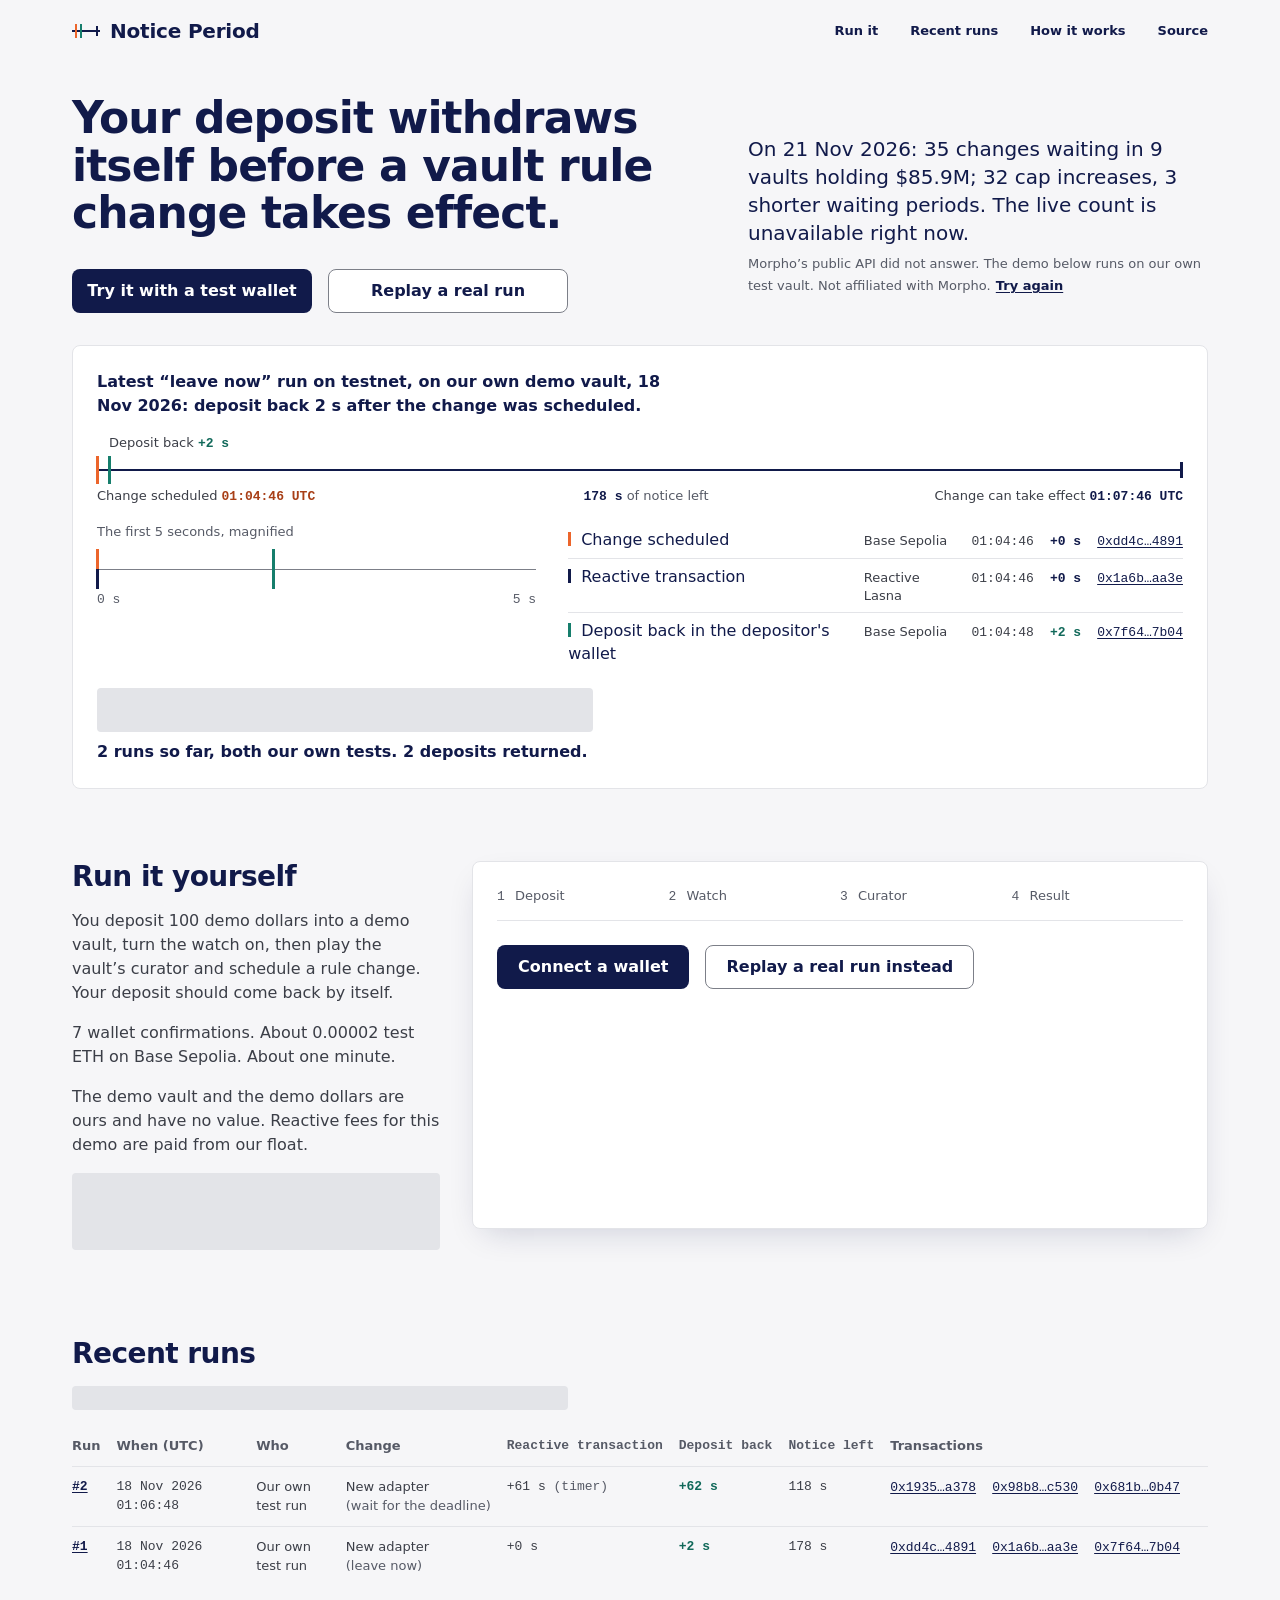
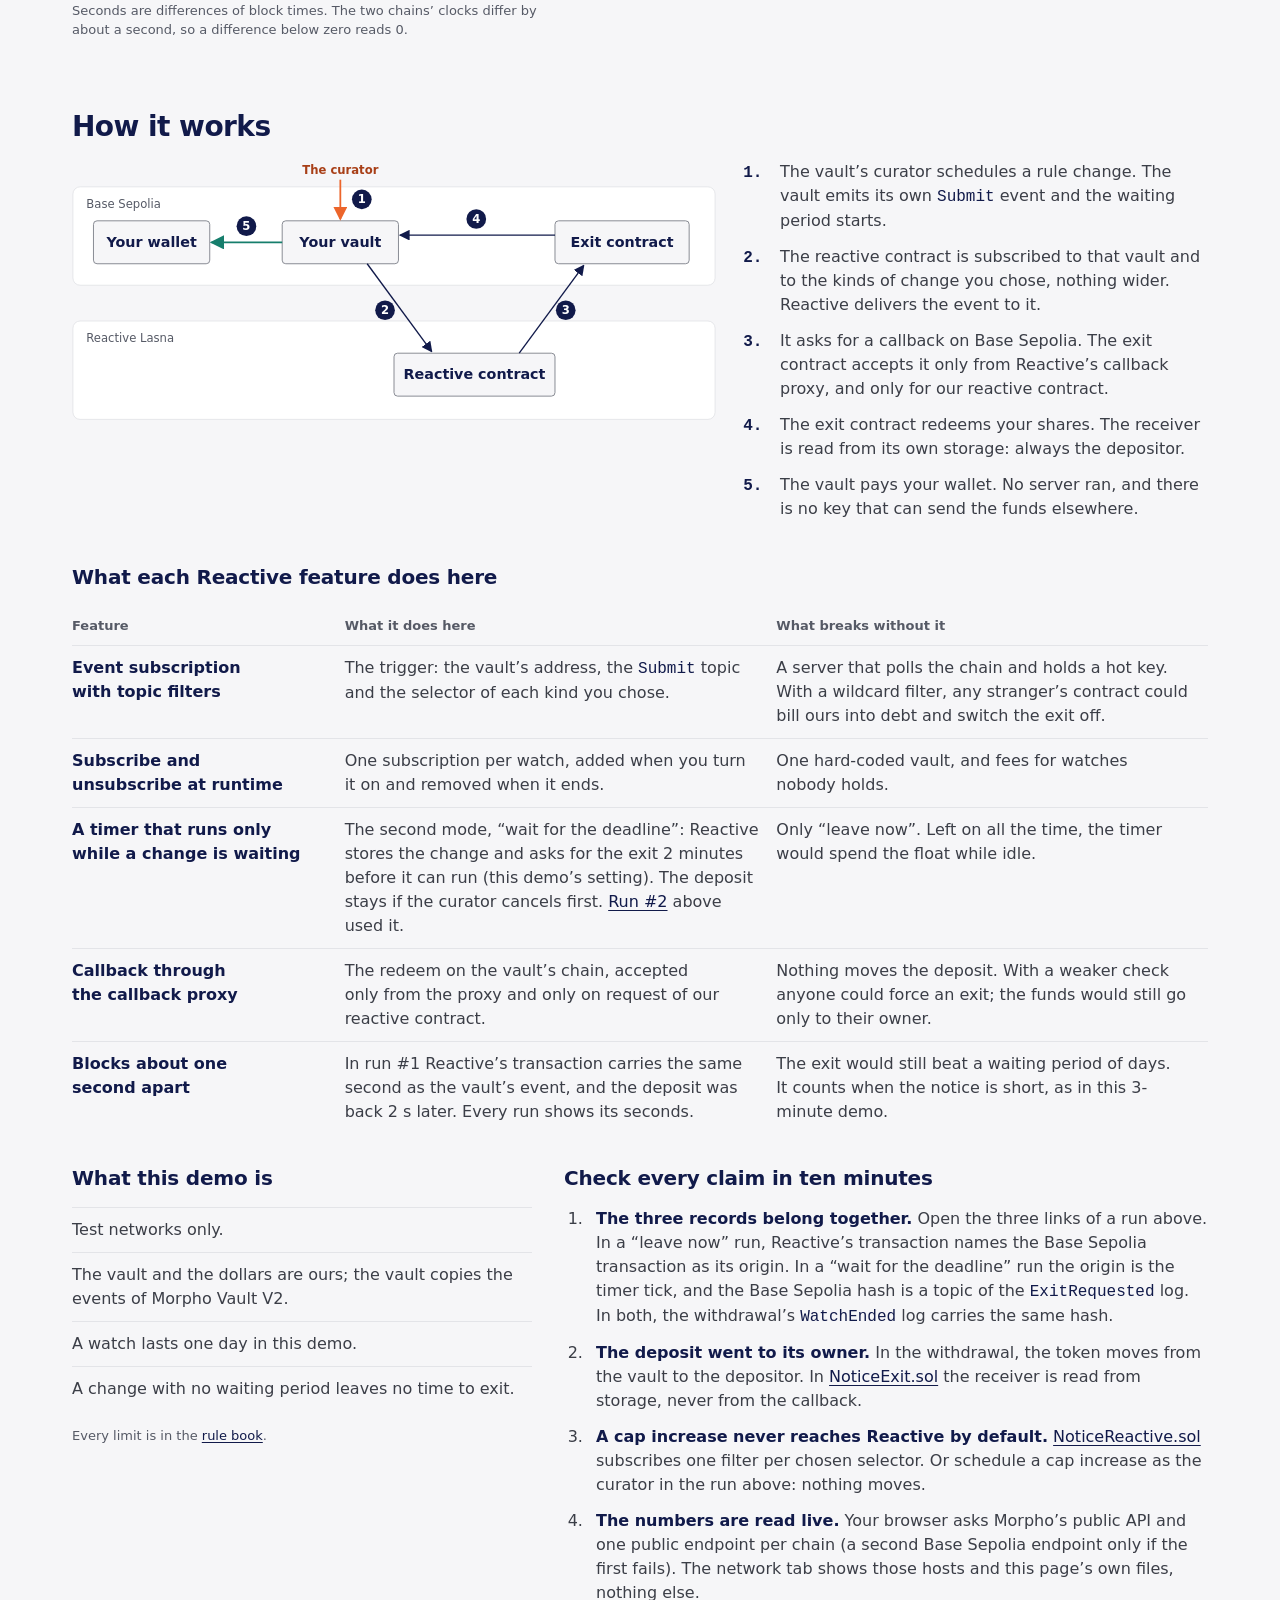
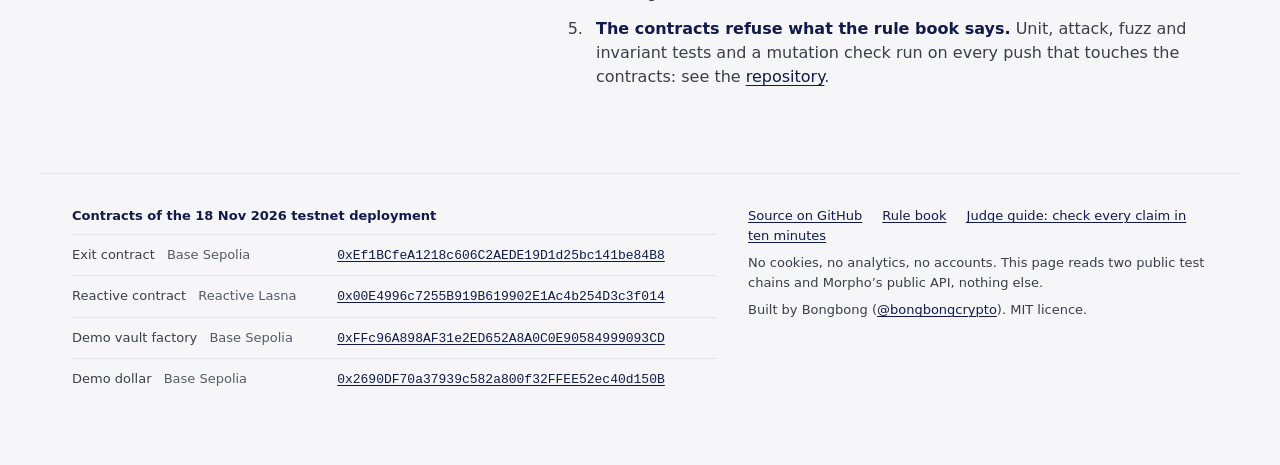
<file: web/index.html>
<!doctype html>
<html lang="en">
<head>
<meta charset="utf-8">
<meta http-equiv="Content-Security-Policy" content="default-src 'none'; script-src 'self'; style-src 'self'; img-src 'self' data:; connect-src https://sepolia.base.org https://base-sepolia-rpc.publicnode.com https://lasna-rpc.rnk.dev https://api.morpho.org; base-uri 'none'; form-action 'none'; object-src 'none'">
<meta name="referrer" content="no-referrer">
<meta name="viewport" content="width=device-width, initial-scale=1">
<title>Notice Period: your deposit leaves before a vault rule change takes effect</title>
<meta name="description" content="Pick the kinds of vault rule change you will not accept. When the vault's curator schedules one, a reactive contract withdraws your deposit to your own wallet before the change can take effect. Testnet demo with real runs you can check.">
<meta property="og:type" content="website">
<meta property="og:title" content="Notice Period: your deposit leaves before a vault rule change takes effect">
<meta property="og:description" content="Pick the kinds of vault rule change you will not accept. When the curator schedules one, a reactive contract withdraws your deposit to your own wallet before it can take effect. Testnet demo with real runs you can check.">
<meta name="twitter:card" content="summary">
<link rel="icon" href="favicon.svg" type="image/svg+xml">
<link rel="stylesheet" href="app.css">
<script defer src="config.js"></script>
<script defer src="sig.js"></script>
<script defer src="abi.js"></script>
<script defer src="rpc.js"></script>
<script defer src="wallet.js"></script>
<script defer src="states.js"></script>
<script defer src="data/runs.js"></script>
<script defer src="view.js"></script>
<script defer src="run.js"></script>
</head>
<body>
<a class="skip" href="#try">Skip to the guided run</a>

<header class="top wrap">
  <a class="wordmark" href="./"><svg class="wm" viewBox="0 0 28 16" width="28" height="16" aria-hidden="true" focusable="false"><path class="wm-line" d="M1 8h26"/><path class="wm-a" d="M4 2v12"/><path class="wm-b" d="M9 2v12"/><path class="wm-c" d="M25 4v8"/></svg>Notice Period</a>
  <nav aria-label="Sections">
    <a href="#try">Run it</a>
    <a href="#runs">Recent runs</a>
    <a href="#how">How it works</a>
    <a href="https://github.com/bongbongcrypto/notice-period" rel="noopener noreferrer">Source</a>
  </nav>
</header>

<main>

<section class="first wrap" aria-labelledby="h1">
  <div class="lede">
    <h1 id="h1">Your deposit withdraws itself before a vault rule change takes effect.</h1>
    <div class="cta" id="cta">
      <a class="btn btn-primary" id="cta-try" href="#try">Try it with a test wallet</a>
      <a class="btn btn-second" id="cta-replay" href="#try">Replay a real run</a>
    </div>
  </div>
  <div class="problem">
    <p class="problem-line" id="problem">On 21 Nov 2026, 35 rule changes were waiting in 9 Morpho vaults holding $85.9M. 3 of them were a kind this tool would exit on by default.</p>
    <p class="small" id="problem-src">Morpho&rsquo;s public API, 21 Nov 2026: 32 cap increases, 3 shorter waiting periods. The demo below runs on our own test vault. Not affiliated with Morpho.</p>
  </div>

  <figure class="latest" aria-labelledby="latest-cap">
    <!-- recorded:latest -->
    <figcaption id="latest-cap">Latest “leave now” run on testnet, on our own demo vault, 18 Nov 2026: deposit back 2 s after the change was scheduled.</figcaption>
    <div class="strip" id="strip-first" data-stage="3">
      <div class="axis axis-full" aria-hidden="true">
        <span class="ax"></span><span class="tick t-sched"></span><span class="tick t-back"></span><span class="tick t-end"></span><span class="tick t-now" hidden></span>
        <span class="lab l-sched">Change scheduled <b class="num">01:04:46 UTC</b></span>
        <span class="lab l-back">Deposit back <b class="num">+2 s</b></span>
        <span class="lab l-left"><b class="num">178 s</b> of notice left</span>
        <span class="lab l-end">Change can take effect <b class="num">01:07:46 UTC</b></span>
      </div>
      <div class="zoom" aria-hidden="true">
        <p class="zoom-cap">The first 5 seconds, magnified</p>
        <div class="axis axis-zoom">
          <span class="ax"></span><span class="tick t-sched"></span><span class="tick t-react"></span><span class="tick t-back"></span>
          <span class="scale s0 num">0 s</span><span class="scale s1 num">5 s</span>
        </div>
      </div>
      <div class="records">
        <p class="vh" id="strip-alt">Run #1. Change scheduled at 01:04:46 UTC. Deposit back 2 seconds later. The change could take effect at 01:07:46 UTC, 178 seconds after the deposit was back.</p>
        <table class="ledger">
          <caption class="vh">The three records of this run</caption>
          <thead class="vh"><tr><th scope="col">Record</th><th scope="col">Chain</th><th scope="col">UTC time</th><th scope="col">After the change</th><th scope="col">Transaction</th></tr></thead>
          <tbody id="ledger-first">
            <tr class="rec rec-sched"><th scope="row"><span class="mark" aria-hidden="true"></span>Change scheduled</th><td class="chain">Base Sepolia</td><td class="num time">01:04:46</td><td class="num sec">+0&nbsp;s</td><td class="tx"><a class="hash" href="https://base-sepolia.blockscout.com/tx/0xdd4ce73f5073de51dc3ec51c0e75fc50f01b5753c74f16ca374eb255b3544891" rel="noopener noreferrer" target="_blank" title="Change scheduled, transaction on Base Sepolia">0xdd4c…4891</a></td></tr>
            <tr class="rec rec-react"><th scope="row"><span class="mark" aria-hidden="true"></span>Reactive transaction</th><td class="chain">Reactive Lasna</td><td class="num time">01:04:46</td><td class="num sec">+0&nbsp;s</td><td class="tx"><a class="hash" href="https://lasna.reactscan.net/tx/0x1a6b032aa7afc9f89e25fdef852bebbffad4ee1b750ba4fd4cc5bb6a5f84aa3e" rel="noopener noreferrer" target="_blank" title="Reactive transaction on Reactive Lasna">0x1a6b…aa3e</a></td></tr>
            <tr class="rec rec-back"><th scope="row"><span class="mark" aria-hidden="true"></span>Deposit back in the depositor&#x27;s wallet</th><td class="chain">Base Sepolia</td><td class="num time">01:04:48</td><td class="num sec">+2&nbsp;s</td><td class="tx"><a class="hash" href="https://base-sepolia.blockscout.com/tx/0x7f6456d9b7938e6a205c87a86d0e95ae5e347ec160a39c1e7a7251caebc67b04" rel="noopener noreferrer" target="_blank" title="Withdrawal, transaction on Base Sepolia">0x7f64…7b04</a></td></tr>
          </tbody>
        </table>
      </div>
    </div>
    <p class="small" id="latest-check">Recorded copy read 21 Nov 2026.</p>
    <p class="proof" id="proof">2 runs so far, both our own tests. 2 deposits returned.</p>
    <!-- /recorded:latest -->
  </figure>
</section>

<section class="band wrap try" id="try" aria-labelledby="try-h">
  <div class="try-text">
    <h2 id="try-h">Run it yourself</h2>
    <p>You deposit 100 demo dollars into a demo vault, turn the watch on, then play the vault&rsquo;s curator and schedule a rule change. Your deposit should come back by itself.</p>
    <div id="intro">
      <p>7 wallet confirmations. About 0.00002 test ETH on Base Sepolia. About one minute.</p>
      <p>The demo vault and the demo dollars are ours and have no value. Reactive fees for this demo are paid from our float.</p>
      <p class="small" id="health">Today&rsquo;s run count and the float are read from both chains when the page&rsquo;s script runs.</p>
    </div>
  </div>
  <div class="panel">
    <ol class="rail" id="rail" aria-label="Steps of the guided run">
      <li><span class="num">1</span> Deposit<span class="vh"></span></li>
      <li><span class="num">2</span> Watch<span class="vh"></span></li>
      <li><span class="num">3</span> Curator<span class="vh"></span></li>
      <li><span class="num">4</span> Result<span class="vh"></span></li>
    </ol>
    <div class="state" id="state" tabindex="-1">
      <noscript><p>The guided run and the replay need JavaScript. The recorded runs on this page are real and their links work without it.</p></noscript>
    </div>
    <p class="vh" id="live" aria-live="polite"></p>
  </div>
</section>

<section class="band wrap" id="runs" aria-labelledby="runs-h">
  <h2 id="runs-h">Recent runs</h2>
  <p class="small" id="runs-cap">Recorded list read 21 Nov 2026.</p>
  <table class="runs">
    <thead>
      <tr>
        <th scope="col">Run</th>
        <th scope="col">When (UTC)</th>
        <th scope="col">Who</th>
        <th scope="col">Change</th>
        <th scope="col" class="num">Reactive transaction</th>
        <th scope="col" class="num">Deposit back</th>
        <th scope="col" class="num">Notice left</th>
        <th scope="col">Transactions</th>
      </tr>
    </thead>
    <tbody id="runs-body">
            <!-- recorded:runs -->
            <tr><th scope="row" class="num"><a href="#run=2">#2</a></th><td class="num" data-l="When (UTC)">18 Nov 2026 01:06:48</td><td data-l="Who">Our own test run</td><td data-l="Change">New adapter <span class="quiet">(wait for the deadline)</span></td><td class="num" data-l="Reactive transaction">+61&nbsp;s <span class="quiet">(timer)</span></td><td class="num back" data-l="Deposit back">+62&nbsp;s</td><td class="num" data-l="Notice left">118&nbsp;s</td><td class="tx" data-l="Transactions"><a class="hash" href="https://base-sepolia.blockscout.com/tx/0x19353d516295390f7ff762d3e3bdfce296fadf95b9d9dffffa435977a6b5a378" rel="noopener noreferrer" target="_blank" title="Run 2, change scheduled, Base Sepolia">0x1935…a378</a> <a class="hash" href="https://lasna.reactscan.net/tx/0x98b822a593a99bf8ab4d085d94f7d77a0986830755a3f15223e3c47023efc530" rel="noopener noreferrer" target="_blank" title="Run 2, reactive transaction, Reactive Lasna">0x98b8…c530</a> <a class="hash" href="https://base-sepolia.blockscout.com/tx/0x681bd1f976e0b708c29ffe7639d9a987701bf2f8fc89480ae97e8ace77470b47" rel="noopener noreferrer" target="_blank" title="Run 2, withdrawal, Base Sepolia">0x681b…0b47</a></td></tr>
            <tr><th scope="row" class="num"><a href="#run=1">#1</a></th><td class="num" data-l="When (UTC)">18 Nov 2026 01:04:46</td><td data-l="Who">Our own test run</td><td data-l="Change">New adapter <span class="quiet">(leave now)</span></td><td class="num" data-l="Reactive transaction">+0&nbsp;s</td><td class="num back" data-l="Deposit back">+2&nbsp;s</td><td class="num" data-l="Notice left">178&nbsp;s</td><td class="tx" data-l="Transactions"><a class="hash" href="https://base-sepolia.blockscout.com/tx/0xdd4ce73f5073de51dc3ec51c0e75fc50f01b5753c74f16ca374eb255b3544891" rel="noopener noreferrer" target="_blank" title="Run 1, change scheduled, Base Sepolia">0xdd4c…4891</a> <a class="hash" href="https://lasna.reactscan.net/tx/0x1a6b032aa7afc9f89e25fdef852bebbffad4ee1b750ba4fd4cc5bb6a5f84aa3e" rel="noopener noreferrer" target="_blank" title="Run 1, reactive transaction, Reactive Lasna">0x1a6b…aa3e</a> <a class="hash" href="https://base-sepolia.blockscout.com/tx/0x7f6456d9b7938e6a205c87a86d0e95ae5e347ec160a39c1e7a7251caebc67b04" rel="noopener noreferrer" target="_blank" title="Run 1, withdrawal, Base Sepolia">0x7f64…7b04</a></td></tr>
    <!-- /recorded:runs -->
    </tbody>
  </table>
  <p class="small">Seconds are differences of block times. The two chains&rsquo; clocks differ by about a second, so a difference below zero reads 0.</p>
</section>

<section class="band wrap" id="how" aria-labelledby="how-h">
  <h2 id="how-h">How it works</h2>
  <div class="how">
    <div class="figure">
      <svg class="fig-defs" width="0" height="0" aria-hidden="true" focusable="false">
      <defs>
        <marker id="ah" viewBox="0 0 8 8" refX="7" refY="4" markerWidth="8" markerHeight="8" orient="auto-start-reverse"><path class="fig-head" d="M0 0l8 4-8 4z"/></marker>
        <marker id="ah-o" viewBox="0 0 8 8" refX="7" refY="4" markerWidth="8" markerHeight="8" orient="auto-start-reverse"><path class="fig-head-o" d="M0 0l8 4-8 4z"/></marker>
        <marker id="ah-s" viewBox="0 0 8 8" refX="7" refY="4" markerWidth="8" markerHeight="8" orient="auto-start-reverse"><path class="fig-head-s" d="M0 0l8 4-8 4z"/></marker>
      </defs>
      </svg>
      <svg class="fig fig-wide" viewBox="0 0 720 300" role="img" aria-labelledby="fig-t">
        <title id="fig-t">The curator schedules a change on your vault. The reactive contract on Reactive Lasna receives the vault&rsquo;s event and calls the exit contract on Base Sepolia, which redeems your shares to your wallet.</title>
        <rect class="fig-lane" x="1" y="30" width="718" height="110" rx="8"/>
        <rect class="fig-lane" x="1" y="180" width="718" height="110" rx="8"/>
        <text class="fig-chain" x="16" y="54">Base Sepolia</text>
        <text class="fig-chain" x="16" y="204">Reactive Lasna</text>
        <text class="fig-actor" x="300" y="16" text-anchor="middle">The curator</text>
        <rect class="fig-node" x="24" y="68" width="130" height="48" rx="4"/>
        <text class="fig-name" x="89" y="97" text-anchor="middle">Your wallet</text>
        <rect class="fig-node" x="235" y="68" width="130" height="48" rx="4"/>
        <text class="fig-name" x="300" y="97" text-anchor="middle">Your vault</text>
        <rect class="fig-node" x="540" y="68" width="150" height="48" rx="4"/>
        <text class="fig-name" x="615" y="97" text-anchor="middle">Exit contract</text>
        <rect class="fig-node" x="360" y="216" width="180" height="48" rx="4"/>
        <text class="fig-name" x="450" y="245" text-anchor="middle">Reactive contract</text>
        <path class="fig-line fig-o" d="M300 22v44" marker-end="url(#ah-o)"/>
        <path class="fig-line" d="M330 116l72 98" marker-end="url(#ah)"/>
        <path class="fig-line" d="M500 216l72-98" marker-end="url(#ah)"/>
        <path class="fig-line" d="M540 84H367" marker-end="url(#ah)"/>
        <path class="fig-line fig-s" d="M235 92H156" marker-end="url(#ah-s)"/>
        <g class="fig-n"><circle cx="324" cy="44" r="11"/><text x="324" y="48.5" text-anchor="middle">1</text></g>
        <g class="fig-n"><circle cx="350" cy="168" r="11"/><text x="350" y="172.5" text-anchor="middle">2</text></g>
        <g class="fig-n"><circle cx="552" cy="168" r="11"/><text x="552" y="172.5" text-anchor="middle">3</text></g>
        <g class="fig-n"><circle cx="452" cy="66" r="11"/><text x="452" y="70.5" text-anchor="middle">4</text></g>
        <g class="fig-n"><circle cx="195" cy="74" r="11"/><text x="195" y="78.5" text-anchor="middle">5</text></g>
      </svg>
      <svg class="fig fig-tall" viewBox="0 0 340 470" role="img" aria-labelledby="fig-t2">
        <title id="fig-t2">The curator schedules a change on your vault. The reactive contract on Reactive Lasna receives the vault&rsquo;s event and calls the exit contract on Base Sepolia, which redeems your shares to your wallet.</title>
        <rect class="fig-lane" x="1" y="30" width="338" height="230" rx="8"/>
        <rect class="fig-lane" x="1" y="340" width="338" height="120" rx="8"/>
        <text class="fig-chain" x="14" y="52">Base Sepolia</text>
        <text class="fig-chain" x="14" y="362">Reactive Lasna</text>
        <text class="fig-actor" x="170" y="16" text-anchor="middle">The curator</text>
        <rect class="fig-node" x="100" y="68" width="140" height="46" rx="4"/>
        <text class="fig-name" x="170" y="96" text-anchor="middle">Your vault</text>
        <rect class="fig-node" x="12" y="190" width="116" height="46" rx="4"/>
        <text class="fig-name" x="70" y="218" text-anchor="middle">Your wallet</text>
        <rect class="fig-node" x="204" y="190" width="124" height="46" rx="4"/>
        <text class="fig-name" x="266" y="218" text-anchor="middle">Exit contract</text>
        <rect class="fig-node" x="80" y="384" width="180" height="46" rx="4"/>
        <text class="fig-name" x="170" y="412" text-anchor="middle">Reactive contract</text>
        <path class="fig-line fig-o" d="M170 22v44" marker-end="url(#ah-o)"/>
        <path class="fig-line" d="M170 114v268" marker-end="url(#ah)"/>
        <path class="fig-line" d="M232 384l30-146" marker-end="url(#ah)"/>
        <path class="fig-line" d="M262 190l-40-74" marker-end="url(#ah)"/>
        <path class="fig-line fig-s" d="M120 114l-44 74" marker-end="url(#ah-s)"/>
        <g class="fig-n"><circle cx="194" cy="44" r="11"/><text x="194" y="48.5" text-anchor="middle">1</text></g>
        <g class="fig-n"><circle cx="170" cy="300" r="11"/><text x="170" y="304.5" text-anchor="middle">2</text></g>
        <g class="fig-n"><circle cx="266" cy="300" r="11"/><text x="266" y="304.5" text-anchor="middle">3</text></g>
        <g class="fig-n"><circle cx="258" cy="150" r="11"/><text x="258" y="154.5" text-anchor="middle">4</text></g>
        <g class="fig-n"><circle cx="82" cy="150" r="11"/><text x="82" y="154.5" text-anchor="middle">5</text></g>
      </svg>
    </div>
    <ol class="how-steps">
      <li>The vault&rsquo;s curator schedules a rule change. The vault emits its own <code>Submit</code> event and the waiting period starts.</li>
      <li>The reactive contract is subscribed to that vault and to the kinds of change you chose, nothing wider. Reactive delivers the event to it.</li>
      <li>It asks for a callback on Base Sepolia. The exit contract accepts it only from Reactive&rsquo;s callback proxy, and only for our reactive contract.</li>
      <li>The exit contract redeems your shares. The receiver is read from its own storage: always the depositor.</li>
      <li>The vault pays your wallet. No server ran, and there is no key that can send the funds elsewhere.</li>
    </ol>
  </div>

  <h3 id="features-h">What each Reactive feature does here</h3>
  <table class="features" aria-labelledby="features-h">
    <thead>
      <tr><th scope="col">Feature</th><th scope="col">What it does here</th><th scope="col">What breaks without it</th></tr>
    </thead>
    <tbody>
      <tr>
        <th scope="row">Event subscription with topic filters</th>
        <td data-l="Here">The trigger: the vault&rsquo;s address, the <code>Submit</code> topic and the selector of each kind you chose.</td>
        <td data-l="Without it">A server that polls the chain and holds a hot key. With a wildcard filter, any stranger&rsquo;s contract could bill ours into debt and switch the exit off.</td>
      </tr>
      <tr>
        <th scope="row">Subscribe and unsubscribe at runtime</th>
        <td data-l="Here">One subscription per watch, added when you turn it on and removed when it ends.</td>
        <td data-l="Without it">One hard-coded vault, and fees for watches nobody holds.</td>
      </tr>
      <tr>
        <th scope="row">A timer that runs only while a change is waiting</th>
        <td data-l="Here">The second mode, &ldquo;wait for the deadline&rdquo;: Reactive stores the change and asks for the exit 2 minutes before it can run (this demo&rsquo;s setting). The deposit stays if the curator cancels first. <a href="#run=2">Run #2</a> above used it.</td>
        <td data-l="Without it">Only &ldquo;leave now&rdquo;. Left on all the time, the timer would spend the float while idle.</td>
      </tr>
      <tr>
        <th scope="row">Callback through the callback proxy</th>
        <td data-l="Here">The redeem on the vault&rsquo;s chain, accepted only from the proxy and only on request of our reactive contract.</td>
        <td data-l="Without it">Nothing moves the deposit. With a weaker check anyone could force an exit; the funds would still go only to their owner.</td>
      </tr>
      <tr>
        <th scope="row">Blocks about one second apart</th>
        <td data-l="Here">In run #1 Reactive&rsquo;s transaction carries the same second as the vault&rsquo;s event, and the deposit was back 2 s later. Every run shows its seconds.</td>
        <td data-l="Without it">The exit would still beat a waiting period of days. It counts when the notice is short, as in this 3-minute demo.</td>
      </tr>
    </tbody>
  </table>

  <div class="two">
    <div>
      <h3>What this demo is</h3>
      <ul class="plain">
        <li>Test networks only.</li>
        <li>The vault and the dollars are ours; the vault copies the events of Morpho Vault V2.</li>
        <li>A watch lasts one day in this demo.</li>
        <li>A change with no waiting period leaves no time to exit.</li>
      </ul>
      <p class="small">Every limit is in the <a href="https://github.com/bongbongcrypto/notice-period/blob/main/SPEC.md" rel="noopener noreferrer">rule book</a>.</p>
    </div>
    <div id="check">
      <h3>Check every claim in ten minutes</h3>
      <ol class="checks">
        <li><strong>The three records belong together.</strong> Open the three links of a run above. In a &ldquo;leave now&rdquo; run, Reactive&rsquo;s transaction names the Base Sepolia transaction as its origin. In a &ldquo;wait for the deadline&rdquo; run the origin is the timer tick, and the Base Sepolia hash is a topic of the <code>ExitRequested</code> log. In both, the withdrawal&rsquo;s <code>WatchEnded</code> log carries the same hash.</li>
        <li><strong>The deposit went to its owner.</strong> In the withdrawal, the token moves from the vault to the depositor. In <a href="https://github.com/bongbongcrypto/notice-period/blob/main/src/NoticeExit.sol" rel="noopener noreferrer">NoticeExit.sol</a> the receiver is read from storage, never from the callback.</li>
        <li><strong>A cap increase never reaches Reactive by default.</strong> <a href="https://github.com/bongbongcrypto/notice-period/blob/main/src/NoticeReactive.sol" rel="noopener noreferrer">NoticeReactive.sol</a> subscribes one filter per chosen selector. Or schedule a cap increase as the curator in the run above: nothing moves.</li>
        <li><strong>The numbers are read live.</strong> Your browser asks Morpho&rsquo;s public API and one public endpoint per chain (a second Base Sepolia endpoint only if the first fails). The network tab shows those hosts and this page&rsquo;s own files, nothing else.</li>
        <li><strong>The contracts refuse what the rule book says.</strong> Unit, attack, fuzz and invariant tests and a mutation check run on every push that touches the contracts: see the <a href="https://github.com/bongbongcrypto/notice-period#checks" rel="noopener noreferrer">repository</a>.</li>
      </ol>
    </div>
  </div>
</section>

</main>

<footer class="foot wrap">
  <table class="addresses">
    <caption>Contracts of the 18 Nov 2026 testnet deployment</caption>
    <tbody>
      <tr><th scope="row">Exit contract <span class="quiet">Base Sepolia</span></th><td><a class="addr" href="https://base-sepolia.blockscout.com/address/0xEf1BCfeA1218c606C2AEDE19D1d25bc141be84B8" rel="noopener noreferrer">0xEf1BCfeA1218c606C2AEDE19D1d25bc141be84B8</a></td></tr>
      <tr><th scope="row">Reactive contract <span class="quiet">Reactive Lasna</span></th><td><a class="addr" href="https://lasna.reactscan.net/address/0x00E4996c7255B919B619902E1Ac4b254D3c3f014" rel="noopener noreferrer">0x00E4996c7255B919B619902E1Ac4b254D3c3f014</a></td></tr>
      <tr><th scope="row">Demo vault factory <span class="quiet">Base Sepolia</span></th><td><a class="addr" href="https://base-sepolia.blockscout.com/address/0xFFc96A898AF31e2ED652A8A0C0E90584999093CD" rel="noopener noreferrer">0xFFc96A898AF31e2ED652A8A0C0E90584999093CD</a></td></tr>
      <tr><th scope="row">Demo dollar <span class="quiet">Base Sepolia</span></th><td><a class="addr" href="https://base-sepolia.blockscout.com/address/0x2690DF70a37939c582a800f32FFEE52ec40d150B" rel="noopener noreferrer">0x2690DF70a37939c582a800f32FFEE52ec40d150B</a></td></tr>
    </tbody>
  </table>
  <div class="foot-text">
    <p><a href="https://github.com/bongbongcrypto/notice-period" rel="noopener noreferrer">Source on GitHub</a> <a href="https://github.com/bongbongcrypto/notice-period/blob/main/SPEC.md" rel="noopener noreferrer">Rule book</a> <a href="#check">Judge guide: check every claim in ten minutes</a></p>
    <p>No cookies, no analytics, no accounts. This page reads two public test chains and Morpho&rsquo;s public API, nothing else.</p>
    <p>Built by Bongbong (<a href="https://x.com/bongbongcrypto" rel="noopener noreferrer">@bongbongcrypto</a>). MIT licence.</p>
  </div>
</footer>

</body>
</html>
</file>
<file: docs/app.css>
/* Notice Period. A ledger of dated events on a cool near-white page.
   Three colour families: navy for text and the one primary button, orange only for "change scheduled",
   seafoam only for "deposit back". Five type sizes (13, 16, 20, 28, 44; 32 on a phone), four spacing steps (8, 16, 32, 72). */

:root {
  --canvas: #f6f6f8;
  --card: #ffffff;
  --navy: #111a4a;
  --navy-2: #24307a;
  --text: #3b3e47;
  --muted: #565a66;
  --hair: #e3e4e8;
  --ctl: #7c7f88;
  --orange: #ec652b;
  --orange-text: #a83f17;
  --sea: #167e6c;
  --sea-text: #11695a;
  --sans: system-ui, "Segoe UI Variable Text", "Segoe UI", "Helvetica Neue", Arial, sans-serif;
  --mono: ui-monospace, "Cascadia Mono", Consolas, "SF Mono", Menlo, monospace;
  --s1: 0.5rem;
  --s2: 1rem;
  --s3: 2rem;
  --s4: 4.5rem;
  --f13: 0.8125rem;
  --f16: 1rem;
  --f20: 1.25rem;
  --f28: 1.75rem;
  --f44: 2.75rem;
}

*, *::before, *::after { box-sizing: border-box; }
html { -webkit-text-size-adjust: 100%; text-size-adjust: 100%; }
body {
  margin: 0;
  background: var(--canvas);
  color: var(--text);
  font: 400 var(--f16)/1.5 var(--sans);
}
h1, h2, h3 { color: var(--navy); font-weight: 600; text-wrap: balance; margin: 0; }
h1 { font-size: var(--f44); line-height: 1.08; letter-spacing: -0.02em; }
h2 { font-size: var(--f28); line-height: 1.15; letter-spacing: -0.02em; margin-bottom: var(--s2); }
h3 { font-size: var(--f20); line-height: 1.25; letter-spacing: -0.01em; margin: var(--s3) 0 var(--s2); }
p { margin: 0 0 var(--s2); text-wrap: pretty; }
li, td { text-wrap: pretty; }
a { color: var(--navy); text-decoration: underline; text-decoration-thickness: 1px; text-underline-offset: 0.18em; }
a:hover { text-decoration-thickness: 2px; }
code { font-family: var(--mono); font-size: 1em; color: var(--navy); }
:focus-visible { outline: 2px solid var(--navy); outline-offset: 2px; border-radius: 2px; }
[hidden] { display: none !important; }

.wrap { max-width: 75rem; margin: 0 auto; padding: 0 var(--s3); }
.small { font-size: var(--f13); line-height: 1.45; color: var(--muted); max-width: 31rem; }
.quiet { color: var(--muted); font-weight: 400; }
.num, .hash, .addr { font-family: var(--mono); font-variant-numeric: tabular-nums; }
.hash, .addr { font-size: var(--f13); white-space: nowrap; }
.vh { position: absolute; width: 1px; height: 1px; margin: -1px; padding: 0; overflow: hidden; clip-path: inset(50%); white-space: nowrap; border: 0; }
.skip { position: absolute; left: var(--s2); top: -4rem; background: var(--card); padding: var(--s1) var(--s2); border: 1px solid var(--ctl); border-radius: 8px; z-index: 2; }
.skip:focus { top: var(--s1); }

/* A reading placeholder: the box keeps the height of what will arrive, so nothing below it moves. */
.sk { color: transparent; background: var(--hair); border-radius: 4px; animation: breathe 1.2s ease-in-out infinite alternate; }
.sk * { visibility: hidden; }
@keyframes breathe { from { opacity: 1; } to { opacity: 0.45; } }

/* ---------- buttons ---------- */
.btn {
  display: inline-flex; align-items: center; justify-content: center; gap: var(--s1);
  min-height: 2.75rem; padding: 0.5rem 1.25rem; border: 1px solid transparent; border-radius: 8px;
  font: 600 var(--f16)/1.2 var(--sans); text-decoration: none; text-align: center; cursor: pointer; white-space: nowrap;
}
.btn-primary { background: var(--navy); color: #ffffff; }
.btn-primary:hover { background: var(--navy-2); }
.btn-second { background: var(--card); color: var(--navy); border-color: var(--ctl); }
.btn-second:hover { border-color: var(--navy); }
.btn-quiet { min-height: 1.5rem; padding: 0; background: none; color: var(--navy); font-size: var(--f13); font-weight: 600; text-decoration: underline; text-underline-offset: 0.18em; }
.btn-quiet:hover { text-decoration-thickness: 2px; }
.btn[disabled] { background: var(--hair); color: var(--muted); border-color: transparent; cursor: default; }
.btn-quiet[disabled] { background: none; text-decoration: none; }

/* ---------- top ---------- */
.top { display: flex; align-items: center; justify-content: space-between; gap: var(--s2); padding-top: var(--s2); padding-bottom: var(--s2); }
.wordmark { display: inline-flex; align-items: center; gap: 0.625rem; font-size: var(--f20); font-weight: 600; letter-spacing: -0.01em; text-decoration: none; white-space: nowrap; }
.wm path { fill: none; stroke-width: 2; stroke-linecap: square; }
.wm-line, .wm-c { stroke: var(--navy); }
.wm-a { stroke: var(--orange); stroke-width: 3; }
.wm-b { stroke: var(--sea); stroke-width: 3; }
.top nav { display: flex; flex-wrap: wrap; justify-content: flex-end; gap: 0 var(--s3); }
.top nav a { display: inline-flex; align-items: center; min-height: 1.75rem; font-size: var(--f13); font-weight: 600; text-decoration: none; white-space: nowrap; }
.top nav a:hover { text-decoration: underline; }

/* ---------- first screen ---------- */
.first { display: grid; grid-template-columns: minmax(0, 7fr) minmax(0, 5fr); gap: var(--s3); padding-top: var(--s3); align-items: end; }
.lede { display: grid; gap: var(--s3); }
/* Two fixed slots. A wallet being found changes which button is the filled one, never where a button is. */
.cta { display: grid; grid-template-columns: minmax(0, 1fr) minmax(0, 1fr); gap: var(--s2); max-width: 31rem; }
.problem-line { font-size: var(--f20); line-height: 1.4; color: var(--navy); min-height: 7rem; margin-bottom: var(--s1); }
#problem-src { min-height: 4.8rem; margin: 0; }
.latest { grid-column: 1 / -1; margin: 0; padding: 1.5rem; background: var(--card); border: 1px solid var(--hair); border-radius: 8px; }
.latest figcaption { font-weight: 600; color: var(--navy); min-height: 3rem; max-width: 40rem; text-wrap: balance; }
#latest-check { min-height: 2.75rem; margin: var(--s2) 0 var(--s1); }
.proof { margin: 0; color: var(--navy); font-weight: 600; min-height: 1.5rem; max-width: 46rem; }

/* ---------- the time strip: the vault's waiting period drawn to scale ---------- */
.strip { display: grid; grid-template-columns: minmax(0, 5fr) minmax(0, 7fr); gap: var(--s1) var(--s3); }
.axis { position: relative; }
.axis-full { grid-column: 1 / -1; height: 5.5rem; margin-top: var(--s1); --pos: 1.111%; /* default = the recorded run, for a page without JavaScript */ }
.axis .ax { position: absolute; left: 0; right: 0; top: 50%; height: 2px; margin-top: -1px; background: var(--navy); }
.tick { position: absolute; top: 50%; width: 3px; height: 1.75rem; margin: -0.875rem 0 0 -1px; background: var(--navy); transition: opacity 0.2s ease-out; }
.t-sched { left: 0; background: var(--orange); }
.t-back { left: var(--pos); background: var(--sea); }
.t-end { left: auto; right: 0; height: 1rem; margin-top: -0.5rem; }
.t-now { left: var(--pos); background: none; border: 1px solid var(--navy); animation: breathe 1.2s ease-in-out infinite alternate; }
.lab { position: absolute; font-size: var(--f13); line-height: 1.2; white-space: nowrap; transition: opacity 0.2s ease-out; }
.lab b { font-weight: 600; color: var(--navy); }
.l-back { bottom: calc(50% + 1.125rem); left: var(--pos); }
.l-back b { color: var(--sea-text); }
.l-sched { top: calc(50% + 1.125rem); left: 0; }
.l-sched b { color: var(--orange-text); }
.l-end { top: calc(50% + 1.125rem); right: 0; }
.l-left { top: calc(50% + 1.125rem); left: calc(var(--pos) + (100% - var(--pos)) / 2); transform: translateX(-50%); color: var(--muted); }
.late .l-back { left: auto; right: calc(100% - var(--pos)); }
.mid .l-left { top: auto; bottom: calc(50% + 1.125rem); }
.late .l-left { display: none; }

.zoom-cap { font-size: var(--f13); color: var(--muted); margin: 0 0 var(--s1); }
.axis-zoom { height: 3.75rem; }
.axis-zoom .ax { top: 1.25rem; background: var(--ctl); height: 1px; margin-top: 0; }
.axis-zoom .tick { top: 0; height: 2.5rem; margin-top: 0; }
.axis-zoom .t-sched { height: 1.25rem; }
.axis-zoom .t-react { left: var(--pos, 0%); top: 1.25rem; height: 1.25rem; }
.axis-zoom .t-back { left: var(--pos, 40%); }
.axis-zoom.from-later .t-sched { display: none; }
.scale { position: absolute; bottom: 0; font-size: var(--f13); color: var(--muted); }
.s0 { left: 0; }
.s1 { right: 0; }

.strip[data-stage="0"] .t-sched, .strip[data-stage="0"] .l-sched,
.strip[data-stage="0"] .t-react, .strip[data-stage="1"] .t-react,
.strip[data-stage="0"] .t-back, .strip[data-stage="1"] .t-back, .strip[data-stage="2"] .t-back,
.strip[data-stage="0"] .l-back, .strip[data-stage="1"] .l-back, .strip[data-stage="2"] .l-back,
.strip[data-stage="0"] .l-left, .strip[data-stage="1"] .l-left, .strip[data-stage="2"] .l-left { opacity: 0; }

.ledger { width: 100%; border-collapse: collapse; }
.ledger th, .ledger td { padding: 0.4375rem 0.75rem 0.4375rem 0; border-top: 1px solid var(--hair); text-align: left; vertical-align: baseline; font-size: var(--f13); line-height: 1.4; }
.ledger td { white-space: nowrap; }
.ledger tr:first-child th, .ledger tr:first-child td { border-top: 0; }
.ledger th { font-size: var(--f16); font-weight: 500; color: var(--navy); }
.ledger td:last-child { padding-right: 0; }
.ledger .sec { font-weight: 600; color: var(--navy); }
.rec-back .sec { color: var(--sea-text); }
.mark { display: inline-block; width: 3px; height: 0.875rem; margin-right: 0.625rem; vertical-align: -0.0625rem; background: var(--navy); }
.rec-sched .mark { background: var(--orange); }
.rec-back .mark { background: var(--sea); }
.is-waiting th { color: var(--muted); }
.is-waiting .mark { opacity: 0.35; }

/* ---------- bands ---------- */
.band { margin-top: var(--s4); }
.try { display: grid; grid-template-columns: minmax(0, 4fr) minmax(0, 8fr); gap: var(--s3); align-items: start; }
#health { min-height: 4.8rem; }
.panel { background: var(--card); border: 1px solid var(--hair); border-radius: 8px; padding: 1.5rem; min-height: 23rem; box-shadow: 0 0.75rem 2rem -0.75rem rgba(17, 26, 74, 0.2); }
.rail { display: flex; list-style: none; margin: 0 0 1.5rem; padding: 0; border-bottom: 1px solid var(--hair); }
.rail li { flex: 1 1 0; min-width: 0; padding: 0 0 0.75rem; margin-bottom: -1px; border-bottom: 2px solid transparent; font-size: var(--f13); color: var(--muted); white-space: nowrap; }
.rail .num { margin-right: 0.375rem; }
.rail .is-done { color: var(--text); }
.rail .is-now { color: var(--navy); font-weight: 600; border-bottom-color: var(--navy); }
.state { overflow-wrap: break-word; }
.state:focus { outline: none; }
.state-h { margin: 0 0 var(--s1); }
.state-h:focus { outline: none; }
.state p { max-width: 42rem; }
.state > :last-child { margin-bottom: 0; }
.actions { display: flex; flex-wrap: wrap; align-items: center; gap: 0.75rem var(--s2); margin: 1.5rem 0 var(--s2); }
.lines { list-style: none; margin: var(--s2) 0; padding: 0; border-top: 1px solid var(--hair); }
.line { display: grid; grid-template-columns: 4rem minmax(0, 1fr) auto; gap: 0 var(--s2); align-items: baseline; padding: 0.625rem 0; border-bottom: 1px solid var(--hair); }
.line-n, .line-st { font-size: var(--f13); color: var(--muted); }
.line-st { text-align: right; }
.is-wallet .line-st { color: var(--orange-text); font-weight: 600; }
.is-done .line-st, .is-have .line-st, .is-skip .line-st { color: var(--sea-text); }
.rule { margin: var(--s2) 0 0; padding: var(--s1) var(--s2) var(--s2); border: 1px solid var(--hair); border-radius: 8px; min-width: 0; }
.rule legend { padding: 0 var(--s1); font-weight: 600; color: var(--navy); }
.check { display: flex; align-items: flex-start; gap: 0.625rem; padding: 0.375rem 0; min-height: 1.75rem; cursor: pointer; }
.check input { flex: none; width: 1.125rem; height: 1.125rem; margin: 0.1875rem 0 0; accent-color: var(--navy); }
.rule .small { margin: var(--s1) 0 0; }
.warn { color: var(--orange-text); font-weight: 600; }
.cols { display: grid; grid-template-columns: minmax(0, 1fr) minmax(0, 1fr); gap: var(--s2); margin: var(--s2) 0; }
.col { margin: 0; padding-top: var(--s1); border-top: 2px solid var(--navy); font-size: var(--f13); overflow-wrap: break-word; }
.notice { margin: var(--s2) 0; padding: 0.75rem var(--s2); border: 1px solid var(--ctl); border-radius: 8px; font-size: var(--f13); }
.notice strong { color: var(--navy); }
.tech { font-family: var(--mono); }
.wallets { display: flex; flex-wrap: wrap; gap: 0.75rem; margin: var(--s2) 0; }
.wallet img { border-radius: 4px; }
.copy-box { display: block; width: 100%; max-width: 100%; min-width: 0; margin-top: var(--s1); padding: var(--s1); border: 1px solid var(--ctl); border-radius: 8px; font: var(--f13) var(--mono); color: var(--text); background: var(--card); }
.state .strip { margin-top: var(--s2); grid-template-columns: minmax(0, 1fr); }
.hint { margin-bottom: 0.25rem; }
.copy-note { margin: var(--s1) 0 0; }
.state .ledger { margin: var(--s2) 0; }

/* ---------- tables ---------- */
.runs, .features, .addresses { width: 100%; border-collapse: collapse; }
.runs th, .runs td, .features th, .features td, .addresses th, .addresses td { padding: 0.625rem var(--s2) 0.625rem 0; border-top: 1px solid var(--hair); text-align: left; vertical-align: top; }
.runs thead th, .features thead th { border-top: 0; font-size: var(--f13); font-weight: 600; color: var(--muted); white-space: nowrap; }
.runs tbody { font-size: var(--f13); }
.runs tbody th { font-weight: 600; }
.runs .back { font-weight: 600; color: var(--sea-text); }
.runs .tx a { margin-right: 0.75rem; }
.runs .tx { white-space: nowrap; }
.runs td[data-l="Change"] .quiet { display: block; white-space: nowrap; }
#runs-cap { min-height: 1.5rem; }
#runs .runs { margin-bottom: var(--s2); }
.features tbody th { width: 24%; font-weight: 600; color: var(--navy); text-wrap: balance; }
.features td { width: 38%; }

.how { display: grid; grid-template-columns: minmax(0, 7fr) minmax(0, 5fr); gap: var(--s3); align-items: start; }
.fig { display: block; width: 100%; height: auto; }
.fig-tall { display: none; }
.fig-defs { position: absolute; }
.fig-lane { fill: var(--card); stroke: var(--hair); }
.fig-node { fill: var(--canvas); stroke: var(--ctl); }
.fig-line { fill: none; stroke: var(--navy); stroke-width: 1.5; }
.fig-o { stroke: var(--orange); stroke-width: 2; }
.fig-s { stroke: var(--sea); stroke-width: 2; }
.fig-head { fill: var(--navy); }
.fig-head-o { fill: var(--orange); }
.fig-head-s { fill: var(--sea); }
.fig text { font-family: var(--sans); }
.fig-chain { font-size: 13px; fill: var(--muted); }
.fig-actor { font-size: 13px; font-weight: 600; fill: var(--orange-text); }
.fig-name { font-size: 16px; font-weight: 600; fill: var(--navy); }
.fig-n circle { fill: var(--navy); }
.fig-n text { font-size: 13px; font-weight: 600; fill: #ffffff; }
.how-steps { margin: 0; padding-left: 1.5rem; }
.how-steps li { padding-left: var(--s1); margin-bottom: 0.75rem; }
.how-steps li::marker { font-family: var(--mono); font-weight: 600; color: var(--navy); }

.two { display: grid; grid-template-columns: minmax(0, 5fr) minmax(0, 7fr); gap: var(--s3); }
.plain { list-style: none; margin: 0 0 var(--s2); padding: 0; }
.plain li { padding: 0.625rem 0; border-top: 1px solid var(--hair); }
.checks { margin: 0; padding-left: 1.5rem; }
.checks li { padding-left: var(--s1); margin-bottom: 0.75rem; }
.checks strong { color: var(--navy); }

/* ---------- foot ---------- */
.foot { display: grid; grid-template-columns: minmax(0, 7fr) minmax(0, 5fr); gap: var(--s3); margin-top: var(--s4); padding-top: var(--s3); padding-bottom: var(--s4); border-top: 1px solid var(--hair); font-size: var(--f13); }
.addresses caption { text-align: left; font-weight: 600; color: var(--navy); padding-bottom: var(--s1); }
.addresses th { font-weight: 400; white-space: nowrap; }
.addresses th .quiet { margin-left: var(--s1); }
.addr { white-space: normal; overflow-wrap: anywhere; }
.foot-text p { margin-bottom: var(--s1); }
.foot-text p:first-child a { margin-right: var(--s2); }

/* ---------- narrower than a laptop ---------- */
@media (max-width: 64em) {
  .first, .try, .how, .two, .foot, .strip { grid-template-columns: minmax(0, 1fr); }
  .fig-wide { max-width: 45rem; }

  /* the runs table becomes rows of labelled cells: four across here, two on a phone */
  .runs thead { display: block; position: absolute; width: 1px; height: 1px; overflow: hidden; clip-path: inset(50%); }
  .runs tbody tr { display: grid; grid-template-columns: repeat(4, minmax(0, 1fr)); gap: 0.125rem var(--s2); padding: 0.75rem 0; border-top: 1px solid var(--hair); }
  .runs tbody th, .runs tbody td { padding: 0; border: 0; }
  .runs td.num[data-l]:not([data-l^="When"])::before { content: attr(data-l) " "; font-family: var(--sans); font-weight: 400; color: var(--muted); }
  .runs .tx, .runs td[colspan] { grid-column: 1 / -1; white-space: normal; }
  .runs .tx { padding-top: 0.25rem; }
}

/* ---------- phone: one column, the axis runs top to bottom ---------- */
@media (max-width: 46em) {
  :root { --f44: 2rem; --s4: 3.5rem; }
  .wrap { padding: 0 var(--s2); }
  .top { flex-wrap: wrap; gap: 0 var(--s2); }
  .top nav { justify-content: flex-start; gap: 0 1.25rem; }
  .first { grid-template-columns: minmax(0, 1fr); gap: 1.5rem; padding-top: var(--s2); }
  .lede { gap: 1.5rem; }
  .cta { grid-template-columns: minmax(0, 1fr); max-width: none; }
  .btn { white-space: normal; text-wrap: balance; }
  .problem-line { font-size: var(--f16); min-height: 6rem; }
  #problem-src { min-height: 6rem; }
  .latest { padding: var(--s2); }
  .latest figcaption { min-height: 3rem; }
  #latest-check { min-height: 3.6rem; }
  .proof { min-height: 3rem; }
  #health { min-height: 4.8rem; }
  .small { max-width: none; }
  #runs-cap { min-height: 2.4rem; }

  .strip { grid-template-columns: minmax(0, 1fr); }
  .zoom { display: none; }
  .axis-full { height: 11rem; margin: var(--s2) 0; }
  .axis-full .ax { left: 5px; right: auto; top: 0; bottom: 0; width: 2px; height: auto; margin: 0; }
  .axis-full .tick { left: 0; top: var(--pos); width: 12px; height: 3px; margin: -1px 0 0; }
  .axis-full .t-sched { top: 0; margin-top: 0; }
  /* "deposit back" two seconds in would sit on the orange mark: keep it a clear step below and longer */
  .axis-full .t-back { top: max(var(--pos), 0.75rem); width: 20px; }
  .axis-full .t-end { top: auto; right: auto; bottom: 0; height: 3px; }
  .axis-full .lab { left: 1.75rem; right: 0; bottom: auto; transform: none; white-space: normal; }
  .axis-full .l-sched { top: -0.25rem; }
  .axis-full .l-back { top: max(1.25rem, calc(var(--pos) - 0.5rem)); }
  .axis-full .l-left { top: calc(50% + var(--pos) / 2); }
  .axis-full .l-end { top: auto; bottom: -0.25rem; }
  .axis-full.late .l-back { right: 0; left: 1.75rem; top: calc(var(--pos) - 1.6rem); }

  /* first screen: the three records and their links first, the drawing of the same run below them */
  .latest .records { order: -1; }
  .ledger tr { display: flex; flex-wrap: wrap; align-items: center; gap: 0 0.75rem; padding: var(--s1) 0; border-top: 1px solid var(--hair); }
  .ledger td { white-space: normal; }
  /* links a thumb can hit */
  .ledger .hash, .runs .hash, .line .hash { display: inline-block; padding: 0.75rem 0; }
  .runs tbody th a { display: inline-block; padding: 0.75rem 0.75rem 0.75rem 0; }
  .runs tbody tr { grid-template-columns: minmax(0, 1fr) minmax(0, 1fr); }
  .ledger tr:first-child { border-top: 0; }
  .ledger th, .ledger td { padding: 0; border: 0; }
  .ledger th { flex: 1 1 100%; }

  .panel { padding: var(--s2); }
  .rail li { white-space: normal; }
  .line { grid-template-columns: 3.5rem minmax(0, 1fr); }
  .line-st { grid-column: 2; text-align: left; }
  .cols { grid-template-columns: minmax(0, 1fr); }
  .actions .btn-primary, .actions .btn-second { flex: 1 1 100%; }

  .features thead { display: block; position: absolute; width: 1px; height: 1px; overflow: hidden; clip-path: inset(50%); }
  .features tr { display: block; padding: 0.75rem 0; border-top: 1px solid var(--hair); }
  .features tbody th, .features td { display: block; width: auto; padding: 0 0 0.375rem; border: 0; }
  .features td::before { content: attr(data-l) ": "; font-weight: 600; color: var(--navy); }

  .fig-wide { display: none; }
  .fig-tall { display: block; max-width: 22rem; margin: 0 auto; }
  .addresses tr { display: block; padding: var(--s1) 0; border-top: 1px solid var(--hair); }
  .addresses th, .addresses td { display: block; padding: 0; border: 0; white-space: normal; }
  .addresses, .addresses tbody, .addresses caption { display: block; }
}

@media (prefers-reduced-motion: reduce) {
  .sk, .t-now { animation: none; }
  .tick, .lab { transition: none; }
  html { scroll-behavior: auto; }
}

@media print {
  body { background: #ffffff; }
  .skip, .top nav, .cta, .actions, #latest-check .btn, .rail { display: none; }
  .latest, .panel { border-color: #9a9ca3; box-shadow: none; break-inside: avoid; }
  .band { margin-top: var(--s3); }
  a { text-decoration: none; }
  tr, li { break-inside: avoid; }
}
</file>
<file: web/app.css>
/* Notice Period. A ledger of dated events on a cool near-white page.
   Three colour families: navy for text and the one primary button, orange only for "change scheduled",
   seafoam only for "deposit back". Five type sizes (13, 16, 20, 28, 44; 32 on a phone), four spacing steps (8, 16, 32, 72). */

:root {
  --canvas: #f6f6f8;
  --card: #ffffff;
  --navy: #111a4a;
  --navy-2: #24307a;
  --text: #3b3e47;
  --muted: #565a66;
  --hair: #e3e4e8;
  --ctl: #7c7f88;
  --orange: #ec652b;
  --orange-text: #a83f17;
  --sea: #167e6c;
  --sea-text: #11695a;
  --sans: system-ui, "Segoe UI Variable Text", "Segoe UI", "Helvetica Neue", Arial, sans-serif;
  --mono: ui-monospace, "Cascadia Mono", Consolas, "SF Mono", Menlo, monospace;
  --s1: 0.5rem;
  --s2: 1rem;
  --s3: 2rem;
  --s4: 4.5rem;
  --f13: 0.8125rem;
  --f16: 1rem;
  --f20: 1.25rem;
  --f28: 1.75rem;
  --f44: 2.75rem;
}

*, *::before, *::after { box-sizing: border-box; }
html { -webkit-text-size-adjust: 100%; text-size-adjust: 100%; }
body {
  margin: 0;
  background: var(--canvas);
  color: var(--text);
  font: 400 var(--f16)/1.5 var(--sans);
}
h1, h2, h3 { color: var(--navy); font-weight: 600; text-wrap: balance; margin: 0; }
h1 { font-size: var(--f44); line-height: 1.08; letter-spacing: -0.02em; }
h2 { font-size: var(--f28); line-height: 1.15; letter-spacing: -0.02em; margin-bottom: var(--s2); }
h3 { font-size: var(--f20); line-height: 1.25; letter-spacing: -0.01em; margin: var(--s3) 0 var(--s2); }
p { margin: 0 0 var(--s2); text-wrap: pretty; }
li, td { text-wrap: pretty; }
a { color: var(--navy); text-decoration: underline; text-decoration-thickness: 1px; text-underline-offset: 0.18em; }
a:hover { text-decoration-thickness: 2px; }
code { font-family: var(--mono); font-size: 1em; color: var(--navy); }
:focus-visible { outline: 2px solid var(--navy); outline-offset: 2px; border-radius: 2px; }
[hidden] { display: none !important; }

.wrap { max-width: 75rem; margin: 0 auto; padding: 0 var(--s3); }
.small { font-size: var(--f13); line-height: 1.45; color: var(--muted); max-width: 31rem; }
.quiet { color: var(--muted); font-weight: 400; }
.num, .hash, .addr { font-family: var(--mono); font-variant-numeric: tabular-nums; }
.hash, .addr { font-size: var(--f13); white-space: nowrap; }
.vh { position: absolute; width: 1px; height: 1px; margin: -1px; padding: 0; overflow: hidden; clip-path: inset(50%); white-space: nowrap; border: 0; }
.skip { position: absolute; left: var(--s2); top: -4rem; background: var(--card); padding: var(--s1) var(--s2); border: 1px solid var(--ctl); border-radius: 8px; z-index: 2; }
.skip:focus { top: var(--s1); }

/* A reading placeholder: the box keeps the height of what will arrive, so nothing below it moves. */
.sk { color: transparent; background: var(--hair); border-radius: 4px; animation: breathe 1.2s ease-in-out infinite alternate; }
.sk * { visibility: hidden; }
@keyframes breathe { from { opacity: 1; } to { opacity: 0.45; } }

/* ---------- buttons ---------- */
.btn {
  display: inline-flex; align-items: center; justify-content: center; gap: var(--s1);
  min-height: 2.75rem; padding: 0.5rem 1.25rem; border: 1px solid transparent; border-radius: 8px;
  font: 600 var(--f16)/1.2 var(--sans); text-decoration: none; text-align: center; cursor: pointer; white-space: nowrap;
}
.btn-primary { background: var(--navy); color: #ffffff; }
.btn-primary:hover { background: var(--navy-2); }
.btn-second { background: var(--card); color: var(--navy); border-color: var(--ctl); }
.btn-second:hover { border-color: var(--navy); }
.btn-quiet { min-height: 1.5rem; padding: 0; background: none; color: var(--navy); font-size: var(--f13); font-weight: 600; text-decoration: underline; text-underline-offset: 0.18em; }
.btn-quiet:hover { text-decoration-thickness: 2px; }
.btn[disabled] { background: var(--hair); color: var(--muted); border-color: transparent; cursor: default; }
.btn-quiet[disabled] { background: none; text-decoration: none; }

/* ---------- top ---------- */
.top { display: flex; align-items: center; justify-content: space-between; gap: var(--s2); padding-top: var(--s2); padding-bottom: var(--s2); }
.wordmark { display: inline-flex; align-items: center; gap: 0.625rem; font-size: var(--f20); font-weight: 600; letter-spacing: -0.01em; text-decoration: none; white-space: nowrap; }
.wm path { fill: none; stroke-width: 2; stroke-linecap: square; }
.wm-line, .wm-c { stroke: var(--navy); }
.wm-a { stroke: var(--orange); stroke-width: 3; }
.wm-b { stroke: var(--sea); stroke-width: 3; }
.top nav { display: flex; flex-wrap: wrap; justify-content: flex-end; gap: 0 var(--s3); }
.top nav a { display: inline-flex; align-items: center; min-height: 1.75rem; font-size: var(--f13); font-weight: 600; text-decoration: none; white-space: nowrap; }
.top nav a:hover { text-decoration: underline; }

/* ---------- first screen ---------- */
.first { display: grid; grid-template-columns: minmax(0, 7fr) minmax(0, 5fr); gap: var(--s3); padding-top: var(--s3); align-items: end; }
.lede { display: grid; gap: var(--s3); }
.cta { display: grid; grid-template-columns: minmax(0, 1fr) minmax(0, 1fr); gap: var(--s2); max-width: 31rem; opacity: 0; animation: appear 1ms 0.5s forwards; }
@keyframes appear { to { opacity: 1; } }
.problem-line { font-size: var(--f20); line-height: 1.4; color: var(--navy); min-height: 7rem; margin-bottom: var(--s1); }
#problem-src { min-height: 3.6rem; margin: 0; }
.latest { grid-column: 1 / -1; margin: 0; padding: 1.5rem; background: var(--card); border: 1px solid var(--hair); border-radius: 8px; }
.latest figcaption { font-weight: 600; color: var(--navy); min-height: 3rem; max-width: 40rem; text-wrap: balance; }
#latest-check { min-height: 2.75rem; margin: var(--s2) 0 var(--s1); }
.proof { margin: 0; color: var(--navy); font-weight: 600; min-height: 1.5rem; max-width: 46rem; }

/* ---------- the time strip: the vault's waiting period drawn to scale ---------- */
.strip { display: grid; grid-template-columns: minmax(0, 5fr) minmax(0, 7fr); gap: var(--s1) var(--s3); }
.axis { position: relative; }
.axis-full { grid-column: 1 / -1; height: 5.5rem; margin-top: var(--s1); --pos: 1.111%; /* default = the recorded run, for a page without JavaScript */ }
.axis .ax { position: absolute; left: 0; right: 0; top: 50%; height: 2px; margin-top: -1px; background: var(--navy); }
.tick { position: absolute; top: 50%; width: 3px; height: 1.75rem; margin: -0.875rem 0 0 -1px; background: var(--navy); transition: opacity 0.2s ease-out; }
.t-sched { left: 0; background: var(--orange); }
.t-back { left: var(--pos); background: var(--sea); }
.t-end { left: auto; right: 0; height: 1rem; margin-top: -0.5rem; }
.t-now { left: var(--pos); background: none; border: 1px solid var(--navy); animation: breathe 1.2s ease-in-out infinite alternate; }
.lab { position: absolute; font-size: var(--f13); line-height: 1.2; white-space: nowrap; transition: opacity 0.2s ease-out; }
.lab b { font-weight: 600; color: var(--navy); }
.l-back { bottom: calc(50% + 1.125rem); left: var(--pos); }
.l-back b { color: var(--sea-text); }
.l-sched { top: calc(50% + 1.125rem); left: 0; }
.l-sched b { color: var(--orange-text); }
.l-end { top: calc(50% + 1.125rem); right: 0; }
.l-left { top: calc(50% + 1.125rem); left: calc(var(--pos) + (100% - var(--pos)) / 2); transform: translateX(-50%); color: var(--muted); }
.late .l-back { left: auto; right: calc(100% - var(--pos)); }
.mid .l-left { top: auto; bottom: calc(50% + 1.125rem); }
.late .l-left { display: none; }

.zoom-cap { font-size: var(--f13); color: var(--muted); margin: 0 0 var(--s1); }
.axis-zoom { height: 3.75rem; }
.axis-zoom .ax { top: 1.25rem; background: var(--ctl); height: 1px; margin-top: 0; }
.axis-zoom .tick { top: 0; height: 2.5rem; margin-top: 0; }
.axis-zoom .t-sched { height: 1.25rem; }
.axis-zoom .t-react { left: var(--pos, 0%); top: 1.25rem; height: 1.25rem; }
.axis-zoom .t-back { left: var(--pos, 40%); }
.axis-zoom.from-later .t-sched { display: none; }
.scale { position: absolute; bottom: 0; font-size: var(--f13); color: var(--muted); }
.s0 { left: 0; }
.s1 { right: 0; }

.strip[data-stage="0"] .t-sched, .strip[data-stage="0"] .l-sched,
.strip[data-stage="0"] .t-react, .strip[data-stage="1"] .t-react,
.strip[data-stage="0"] .t-back, .strip[data-stage="1"] .t-back, .strip[data-stage="2"] .t-back,
.strip[data-stage="0"] .l-back, .strip[data-stage="1"] .l-back, .strip[data-stage="2"] .l-back,
.strip[data-stage="0"] .l-left, .strip[data-stage="1"] .l-left, .strip[data-stage="2"] .l-left { opacity: 0; }

.ledger { width: 100%; border-collapse: collapse; }
.ledger th, .ledger td { padding: 0.4375rem var(--s2) 0.4375rem 0; border-top: 1px solid var(--hair); text-align: left; vertical-align: baseline; font-size: var(--f13); line-height: 1.4; }
.ledger tr:first-child th, .ledger tr:first-child td { border-top: 0; }
.ledger th { font-size: var(--f16); font-weight: 500; color: var(--navy); }
.ledger td:last-child { padding-right: 0; }
.ledger .sec { font-weight: 600; color: var(--navy); }
.rec-back .sec { color: var(--sea-text); }
.mark { display: inline-block; width: 3px; height: 0.875rem; margin-right: 0.625rem; vertical-align: -0.0625rem; background: var(--navy); }
.rec-sched .mark { background: var(--orange); }
.rec-back .mark { background: var(--sea); }
.is-waiting th { color: var(--muted); }
.is-waiting .mark { opacity: 0.35; }

/* ---------- bands ---------- */
.band { margin-top: var(--s4); }
.try { display: grid; grid-template-columns: minmax(0, 4fr) minmax(0, 8fr); gap: var(--s3); align-items: start; }
#health { min-height: 4.8rem; }
.panel { background: var(--card); border: 1px solid var(--hair); border-radius: 8px; padding: 1.5rem; min-height: 23rem; box-shadow: 0 0.75rem 2rem -0.75rem rgba(17, 26, 74, 0.2); }
.rail { display: flex; list-style: none; margin: 0 0 1.5rem; padding: 0; border-bottom: 1px solid var(--hair); }
.rail li { flex: 1 1 0; min-width: 0; padding: 0 0 0.75rem; margin-bottom: -1px; border-bottom: 2px solid transparent; font-size: var(--f13); color: var(--muted); white-space: nowrap; }
.rail .num { margin-right: 0.375rem; }
.rail .is-done { color: var(--text); }
.rail .is-now { color: var(--navy); font-weight: 600; border-bottom-color: var(--navy); }
.state { overflow-wrap: break-word; }
.state:focus { outline: none; }
.state-h { margin: 0 0 var(--s1); }
.state-h:focus { outline: none; }
.state p { max-width: 42rem; }
.state > :last-child { margin-bottom: 0; }
.actions { display: flex; flex-wrap: wrap; align-items: center; gap: 0.75rem var(--s2); margin: 1.5rem 0 var(--s2); }
.lines { list-style: none; margin: var(--s2) 0; padding: 0; border-top: 1px solid var(--hair); }
.line { display: grid; grid-template-columns: 4rem minmax(0, 1fr) auto; gap: 0 var(--s2); align-items: baseline; padding: 0.625rem 0; border-bottom: 1px solid var(--hair); }
.line-n, .line-st { font-size: var(--f13); color: var(--muted); }
.line-st { text-align: right; }
.is-wallet .line-st { color: var(--orange-text); font-weight: 600; }
.is-done .line-st, .is-have .line-st, .is-skip .line-st { color: var(--sea-text); }
.rule { margin: var(--s2) 0 0; padding: var(--s1) var(--s2) var(--s2); border: 1px solid var(--hair); border-radius: 8px; min-width: 0; }
.rule legend { padding: 0 var(--s1); font-weight: 600; color: var(--navy); }
.check { display: flex; align-items: flex-start; gap: 0.625rem; padding: 0.375rem 0; min-height: 1.75rem; cursor: pointer; }
.check input { flex: none; width: 1.125rem; height: 1.125rem; margin: 0.1875rem 0 0; accent-color: var(--navy); }
.rule .small { margin: var(--s1) 0 0; }
.warn { color: var(--orange-text); font-weight: 600; }
.cols { display: grid; grid-template-columns: minmax(0, 1fr) minmax(0, 1fr); gap: var(--s2); margin: var(--s2) 0; }
.col { margin: 0; padding-top: var(--s1); border-top: 2px solid var(--navy); font-size: var(--f13); overflow-wrap: break-word; }
.notice { margin: var(--s2) 0; padding: 0.75rem var(--s2); border: 1px solid var(--ctl); border-radius: 8px; font-size: var(--f13); }
.notice strong { color: var(--navy); }
.tech { font-family: var(--mono); }
.wallets { display: flex; flex-wrap: wrap; gap: 0.75rem; margin: var(--s2) 0; }
.wallet img { border-radius: 4px; }
.copy-box { display: block; width: 100%; max-width: 100%; min-width: 0; margin-top: var(--s1); padding: var(--s1); border: 1px solid var(--ctl); border-radius: 8px; font: var(--f13) var(--mono); color: var(--text); background: var(--card); }
.state .strip { margin-top: var(--s2); grid-template-columns: minmax(0, 1fr); }
.hint { margin-bottom: 0.25rem; }
.copy-note { margin: var(--s1) 0 0; }
.state .ledger { margin: var(--s2) 0; }

/* ---------- tables ---------- */
.runs, .features, .addresses { width: 100%; border-collapse: collapse; }
.runs th, .runs td, .features th, .features td, .addresses th, .addresses td { padding: 0.625rem var(--s2) 0.625rem 0; border-top: 1px solid var(--hair); text-align: left; vertical-align: top; }
.runs thead th, .features thead th { border-top: 0; font-size: var(--f13); font-weight: 600; color: var(--muted); white-space: nowrap; }
.runs tbody { font-size: var(--f13); }
.runs tbody th { font-weight: 600; }
.runs .back { font-weight: 600; color: var(--sea-text); }
.runs .tx a { margin-right: 0.75rem; }
.runs .tx { white-space: nowrap; }
.runs td[data-l="Change"] .quiet { display: block; white-space: nowrap; }
#runs-cap { min-height: 1.5rem; }
#runs .runs { margin-bottom: var(--s2); }
.features tbody th { width: 24%; font-weight: 600; color: var(--navy); text-wrap: balance; }
.features td { width: 38%; }

.how { display: grid; grid-template-columns: minmax(0, 7fr) minmax(0, 5fr); gap: var(--s3); align-items: start; }
.fig { display: block; width: 100%; height: auto; }
.fig-tall { display: none; }
.fig-defs { position: absolute; }
.fig-lane { fill: var(--card); stroke: var(--hair); }
.fig-node { fill: var(--canvas); stroke: var(--ctl); }
.fig-line { fill: none; stroke: var(--navy); stroke-width: 1.5; }
.fig-o { stroke: var(--orange); stroke-width: 2; }
.fig-s { stroke: var(--sea); stroke-width: 2; }
.fig-head { fill: var(--navy); }
.fig-head-o { fill: var(--orange); }
.fig-head-s { fill: var(--sea); }
.fig text { font-family: var(--sans); }
.fig-chain { font-size: 13px; fill: var(--muted); }
.fig-actor { font-size: 13px; font-weight: 600; fill: var(--orange-text); }
.fig-name { font-size: 16px; font-weight: 600; fill: var(--navy); }
.fig-n circle { fill: var(--navy); }
.fig-n text { font-size: 13px; font-weight: 600; fill: #ffffff; }
.how-steps { margin: 0; padding-left: 1.5rem; }
.how-steps li { padding-left: var(--s1); margin-bottom: 0.75rem; }
.how-steps li::marker { font-family: var(--mono); font-weight: 600; color: var(--navy); }

.two { display: grid; grid-template-columns: minmax(0, 5fr) minmax(0, 7fr); gap: var(--s3); }
.plain { list-style: none; margin: 0 0 var(--s2); padding: 0; }
.plain li { padding: 0.625rem 0; border-top: 1px solid var(--hair); }
.checks { margin: 0; padding-left: 1.5rem; }
.checks li { padding-left: var(--s1); margin-bottom: 0.75rem; }
.checks strong { color: var(--navy); }

/* ---------- foot ---------- */
.foot { display: grid; grid-template-columns: minmax(0, 7fr) minmax(0, 5fr); gap: var(--s3); margin-top: var(--s4); padding-top: var(--s3); padding-bottom: var(--s4); border-top: 1px solid var(--hair); font-size: var(--f13); }
.addresses caption { text-align: left; font-weight: 600; color: var(--navy); padding-bottom: var(--s1); }
.addresses th { font-weight: 400; white-space: nowrap; }
.addresses th .quiet { margin-left: var(--s1); }
.addr { white-space: normal; overflow-wrap: anywhere; }
.foot-text p { margin-bottom: var(--s1); }
.foot-text p:first-child a { margin-right: var(--s2); }

/* ---------- narrower than a laptop ---------- */
@media (max-width: 64em) {
  .first, .try, .how, .two, .foot, .strip { grid-template-columns: minmax(0, 1fr); }
  .fig-wide { max-width: 45rem; }

  /* the runs table becomes rows of labelled cells: four across here, two on a phone */
  .runs thead { display: block; position: absolute; width: 1px; height: 1px; overflow: hidden; clip-path: inset(50%); }
  .runs tbody tr { display: grid; grid-template-columns: repeat(4, minmax(0, 1fr)); gap: 0.125rem var(--s2); padding: 0.75rem 0; border-top: 1px solid var(--hair); }
  .runs tbody th, .runs tbody td { padding: 0; border: 0; }
  .runs td.num[data-l]:not([data-l^="When"])::before { content: attr(data-l) " "; font-family: var(--sans); font-weight: 400; color: var(--muted); }
  .runs .tx, .runs td[colspan] { grid-column: 1 / -1; white-space: normal; }
  .runs .tx { padding-top: 0.25rem; }
}

/* ---------- phone: one column, the axis runs top to bottom ---------- */
@media (max-width: 46em) {
  :root { --f44: 2rem; --s4: 3.5rem; }
  .wrap { padding: 0 var(--s2); }
  .top { flex-wrap: wrap; gap: 0 var(--s2); }
  .top nav { justify-content: flex-start; gap: 0 1.25rem; }
  .first { grid-template-columns: minmax(0, 1fr); gap: 1.5rem; padding-top: var(--s2); }
  .lede { gap: 1.5rem; }
  .cta { grid-template-columns: minmax(0, 1fr); max-width: none; }
  .btn { white-space: normal; text-wrap: balance; }
  .problem-line { font-size: var(--f16); min-height: 6rem; }
  #problem-src { min-height: 4.8rem; }
  .latest { padding: var(--s2); }
  .latest figcaption { min-height: 3rem; }
  #latest-check { min-height: 3.6rem; }
  .proof { min-height: 3rem; }
  #health { min-height: 4.8rem; }
  .small { max-width: none; }
  #runs-cap { min-height: 2.4rem; }

  .strip { grid-template-columns: minmax(0, 1fr); }
  .zoom { display: none; }
  .axis-full { height: 11rem; margin: var(--s2) 0; }
  .axis-full .ax { left: 5px; right: auto; top: 0; bottom: 0; width: 2px; height: auto; margin: 0; }
  .axis-full .tick { left: 0; top: var(--pos); width: 12px; height: 3px; margin: -1px 0 0; }
  .axis-full .t-sched { top: 0; margin-top: 0; }
  /* "deposit back" two seconds in would sit on the orange mark: keep it a clear step below and longer */
  .axis-full .t-back { top: max(var(--pos), 0.75rem); width: 20px; }
  .axis-full .t-end { top: auto; right: auto; bottom: 0; height: 3px; }
  .axis-full .lab { left: 1.75rem; right: 0; bottom: auto; transform: none; white-space: normal; }
  .axis-full .l-sched { top: -0.25rem; }
  .axis-full .l-back { top: max(1.25rem, calc(var(--pos) - 0.5rem)); }
  .axis-full .l-left { top: calc(50% + var(--pos) / 2); }
  .axis-full .l-end { top: auto; bottom: -0.25rem; }
  .axis-full.late .l-back { right: 0; left: 1.75rem; top: calc(var(--pos) - 1.6rem); }

  .ledger tr { display: flex; flex-wrap: wrap; align-items: center; gap: 0 0.75rem; padding: var(--s1) 0; border-top: 1px solid var(--hair); }
  /* links a thumb can hit */
  .ledger .hash, .runs .hash, .line .hash { display: inline-block; padding: 0.75rem 0; }
  .runs tbody th a { display: inline-block; padding: 0.75rem 0.75rem 0.75rem 0; }
  .runs tbody tr { grid-template-columns: minmax(0, 1fr) minmax(0, 1fr); }
  .ledger tr:first-child { border-top: 0; }
  .ledger th, .ledger td { padding: 0; border: 0; }
  .ledger th { flex: 1 1 100%; }

  .panel { padding: var(--s2); }
  .rail li { white-space: normal; }
  .line { grid-template-columns: 3.5rem minmax(0, 1fr); }
  .line-st { grid-column: 2; text-align: left; }
  .cols { grid-template-columns: minmax(0, 1fr); }
  .actions .btn-primary, .actions .btn-second { flex: 1 1 100%; }

  .features thead { display: block; position: absolute; width: 1px; height: 1px; overflow: hidden; clip-path: inset(50%); }
  .features tr { display: block; padding: 0.75rem 0; border-top: 1px solid var(--hair); }
  .features tbody th, .features td { display: block; width: auto; padding: 0 0 0.375rem; border: 0; }
  .features td::before { content: attr(data-l) ": "; font-weight: 600; color: var(--navy); }

  .fig-wide { display: none; }
  .fig-tall { display: block; max-width: 22rem; margin: 0 auto; }
  .addresses tr { display: block; padding: var(--s1) 0; border-top: 1px solid var(--hair); }
  .addresses th, .addresses td { display: block; padding: 0; border: 0; white-space: normal; }
  .addresses, .addresses tbody, .addresses caption { display: block; }
}

@media (prefers-reduced-motion: reduce) {
  .sk, .t-now { animation: none; }
  .tick, .lab { transition: none; }
  .cta { animation: none; opacity: 1; }
  html { scroll-behavior: auto; }
}

@media print {
  body { background: #ffffff; }
  .skip, .top nav, .cta, .actions, #latest-check .btn, .rail { display: none; }
  .cta { animation: none; }
  .latest, .panel { border-color: #9a9ca3; box-shadow: none; break-inside: avoid; }
  .band { margin-top: var(--s3); }
  a { text-decoration: none; }
  tr, li { break-inside: avoid; }
}
</file>
